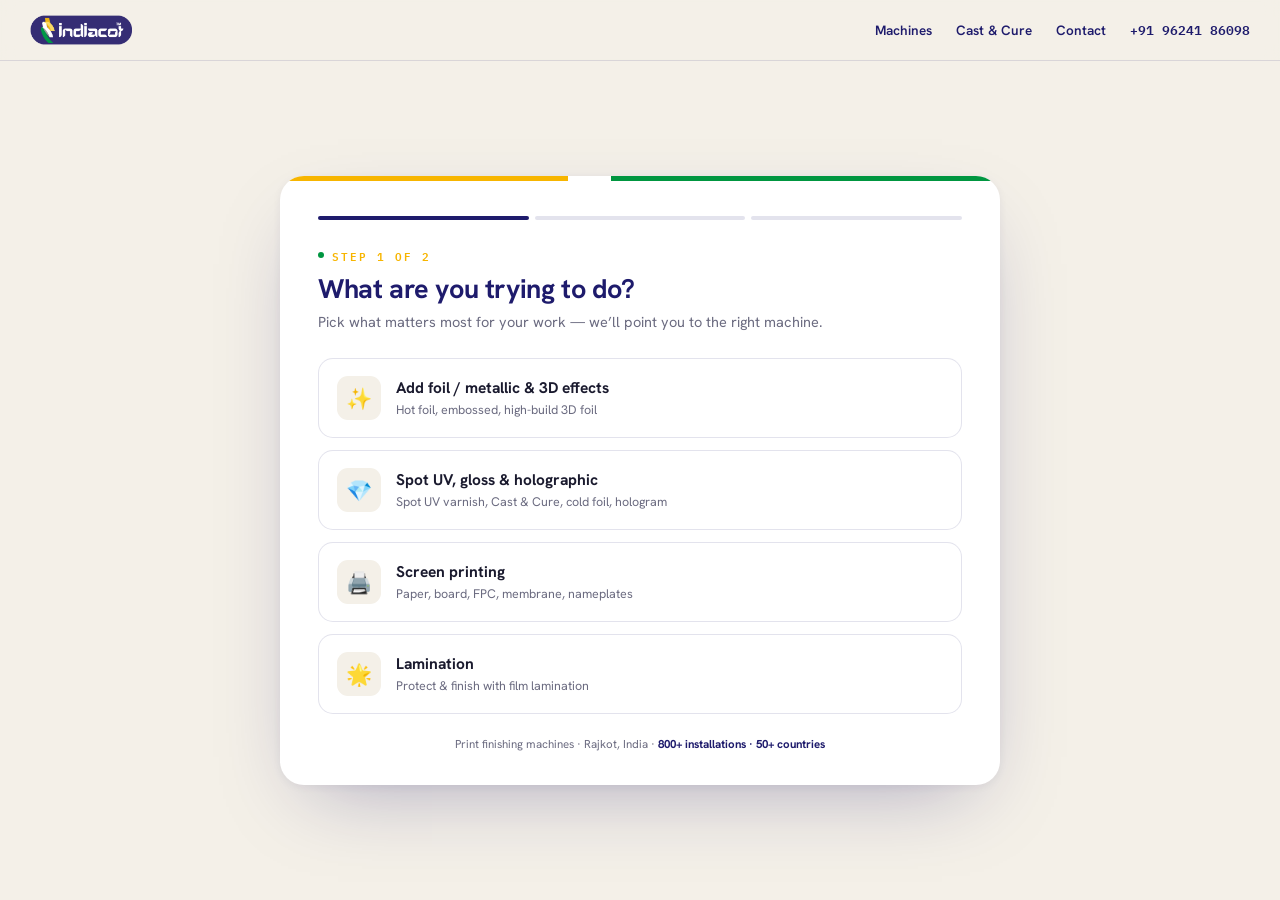
<file: find.html>
<!DOCTYPE html>
<html lang="en">
<head>
<meta charset="utf-8">
<meta name="viewport" content="width=device-width,initial-scale=1">
<title>Find Your Machine — Indiacot Print Finishing Machinery</title>
<meta name="description" content="Find the right Indiacot print-finishing machine in two quick questions — foiling, Spot UV, Cast & Cure, cold foil, screen printing or lamination. Built in Rajkot, exported to 50+ countries.">
<link rel="canonical" href="https://indiacot.com/find.html">
<link rel="icon" href="/assets/favicon.ico" sizes="any">
<link rel="icon" type="image/png" sizes="32x32" href="/assets/favicon-32x32.png">
<link rel="icon" type="image/png" sizes="16x16" href="/assets/favicon-16x16.png">
<link rel="apple-touch-icon" sizes="180x180" href="/assets/apple-touch-icon.png">
<meta name="robots" content="index, follow">
<meta property="og:title" content="Find Your Machine — Indiacot">
<meta property="og:description" content="Answer two quick questions and get the right Indiacot print-finishing machine for your work.">
<meta property="og:url" content="https://indiacot.com/find.html">
<meta property="og:image" content="https://indiacot.com/assets/prod-castcure.jpg">
<link rel="preconnect" href="https://fonts.googleapis.com">
<link rel="preconnect" href="https://fonts.gstatic.com" crossorigin>
<link href="https://fonts.googleapis.com/css2?family=Hanken+Grotesk:wght@400;500;600;700;800&family=IBM+Plex+Mono:wght@500;600&display=swap" rel="stylesheet">
<style>
  :root{
    --sans:"Hanken Grotesk",system-ui,-apple-system,sans-serif;
    --mono-f:"IBM Plex Mono",ui-monospace,monospace;
  }
  :root{
    --navy:#1E1B6C; --navy2:#2a2694; --cream:#f4f0e8; --ink:#1a1a2e;
    --gold:#F7B500; --green:#009640; --line:rgba(30,27,108,.12); --muted:#6b6b80;
  }
  *{box-sizing:border-box;margin:0;padding:0}
  body{
    font-family:var(--sans);
    background:var(--cream); color:var(--ink); min-height:100vh;
    display:flex; flex-direction:column;
    -webkit-font-smoothing:antialiased;
  }
  .topbar{display:flex;align-items:center;justify-content:space-between;
    padding:15px 30px;background:rgba(244,240,232,.92);backdrop-filter:blur(8px);
    border-bottom:1px solid var(--line);position:sticky;top:0;z-index:10}
  .topbar .lg img{height:30px;display:block}
  .topbar nav{display:flex;align-items:center;gap:24px}
  .topbar nav a{color:var(--navy);text-decoration:none;font-size:13.5px;font-weight:600}
  .topbar nav a:hover{color:var(--gold)}
  .topbar .ph{font-family:var(--mono-f);font-size:13px}
  .main{flex:1;display:flex;align-items:center;justify-content:center;padding:36px 24px}
  @media(max-width:620px){.topbar nav a:not(.ph){display:none}.topbar{padding:12px 18px}.main{padding:22px 16px}}
  .wrap{width:100%; max-width:720px}
  .card{
    background:#fff; border-radius:24px; padding:40px 38px 34px;
    box-shadow:0 30px 80px -30px rgba(30,27,108,.35), 0 2px 8px rgba(30,27,108,.06);
    position:relative; overflow:hidden;
  }
  .card::before{content:"";position:absolute;top:0;left:0;right:0;height:5px;
    background:linear-gradient(90deg,var(--gold) 0%,var(--gold) 40%,#fff 40%,#fff 46%,var(--green) 46%);}
  .brand{display:flex;align-items:center;gap:10px;margin-bottom:6px}
  .brand .mark{width:34px;height:34px;border-radius:9px;background:var(--navy);
    display:flex;align-items:center;justify-content:center;flex:0 0 auto}
  .brand .mark span{color:#fff;font-weight:800;font-size:18px;line-height:1;transform:translateY(-1px)}
  .brand b{color:var(--navy);font-size:15px;letter-spacing:.5px}
  .eyebrow{font-family:var(--mono-f);font-size:11px;font-weight:600;letter-spacing:2px;text-transform:uppercase;
    color:var(--gold);margin:22px 0 8px;display:flex;align-items:center;gap:8px}
  .eyebrow .dot{width:6px;height:6px;border-radius:50%;background:var(--green)}
  h1{font-size:27px;line-height:1.18;color:var(--navy);margin-bottom:6px;letter-spacing:-.4px}
  .sub{color:var(--muted);font-size:14.5px;margin-bottom:26px;line-height:1.5}
  .progress{display:flex;gap:6px;margin-bottom:26px}
  .progress i{height:4px;flex:1;border-radius:4px;background:var(--line);transition:.4s}
  .progress i.on{background:var(--navy)}
  .opts{display:grid;gap:12px}
  .opt{
    text-align:left;border:1.5px solid var(--line);background:#fff;border-radius:15px;
    padding:17px 18px;cursor:pointer;display:flex;align-items:center;gap:15px;
    transition:transform .15s,border-color .15s,box-shadow .15s;font:inherit;width:100%;
  }
  .opt:hover{border-color:var(--navy);transform:translateY(-2px);box-shadow:0 12px 28px -14px rgba(30,27,108,.4)}
  .opt .ic{width:44px;height:44px;border-radius:11px;background:var(--cream);flex:0 0 auto;
    display:flex;align-items:center;justify-content:center;font-size:21px}
  .opt .t{display:block;font-weight:700;font-size:15.5px;color:var(--ink);margin-bottom:3px}
  .opt .d{display:block;font-size:12.5px;color:var(--muted);line-height:1.45}
  .opt>span:nth-child(2){display:block;min-width:0}
  .opt .arw{margin-left:auto;color:var(--navy);opacity:0;transform:translateX(-6px);transition:.15s;font-size:18px;flex:0 0 auto}
  .opt:hover .arw{opacity:1;transform:translateX(0)}
  .back{background:none;border:none;color:var(--muted);font:inherit;font-size:13px;cursor:pointer;
    margin-top:20px;padding:6px 0;display:inline-flex;align-items:center;gap:6px}
  .back:hover{color:var(--navy)}
  /* result */
  .res{text-align:center;animation:pop .45s cubic-bezier(.2,.8,.2,1)}
  @keyframes pop{from{opacity:0;transform:scale(.96) translateY(10px)}to{opacity:1;transform:none}}
  .res .badge{display:inline-flex;align-items:center;gap:7px;background:rgba(0,150,64,.1);
    color:var(--green);font-weight:700;font-size:12px;padding:7px 14px;border-radius:30px;margin-bottom:16px;letter-spacing:.3px}
  .res h2{font-size:26px;color:var(--navy);line-height:1.2;margin-bottom:4px;letter-spacing:-.4px}
  .res .cat{font-family:var(--mono-f);font-size:12px;color:var(--gold);font-weight:600;text-transform:uppercase;letter-spacing:1.5px;margin-bottom:16px}
  .res .why{font-size:15px;color:#2a2a3a;line-height:1.6;max-width:480px;margin:0 auto 24px;
    background:var(--cream);padding:18px 20px;border-radius:14px;text-align:left}
  .res .why b{color:var(--navy)}
  .actions{display:flex;gap:11px;justify-content:center;flex-wrap:wrap}
  .btn{display:inline-flex;align-items:center;gap:8px;padding:13px 22px;border-radius:12px;
    font-weight:700;font-size:14px;text-decoration:none;border:none;cursor:pointer;transition:.15s;font-family:inherit}
  .btn-primary{background:var(--navy);color:#fff}
  .btn-primary:hover{background:var(--navy2);transform:translateY(-2px)}
  .btn-wa{background:var(--green);color:#fff}
  .btn-wa:hover{filter:brightness(1.07);transform:translateY(-2px)}
  .btn-ghost{background:#fff;color:var(--navy);border:1.5px solid var(--line)}
  .btn-ghost:hover{border-color:var(--navy)}
  .restart{margin-top:22px}
  .foot{text-align:center;color:var(--muted);font-size:11.5px;margin-top:22px}
  .foot b{color:var(--navy)}
  @media(max-width:560px){.card{padding:30px 22px 26px}h1{font-size:23px}.res h2{font-size:22px}}
</style>
</head>
<body>
<header class="topbar">
  <a class="lg" href="index.html"><img src="assets/indiacot-logo-trim.png" alt="Indiacot"></a>
  <nav>
    <a href="index.html#machines">Machines</a>
    <a href="index.html#castcure">Cast &amp; Cure</a>
    <a href="index.html#enquire">Contact</a>
    <a class="ph" href="tel:+919624186098">+91 96241 86098</a>
  </nav>
</header>
<div class="main">
<div class="wrap">
  <div class="card">
    <div id="stage"></div>
    <div class="foot">Print finishing machines · Rajkot, India · <b>800+ installations · 50+ countries</b></div>
  </div>
</div>
</div>

<script>
const WA='919624186098';
const BASE='https://indiacot.com/products/';

// machines
const M={
  ifoil_online:{name:'i-Foil Online',cat:'Inline Foiling · Spot UV · Cast & Cure',slug:'i-foil-online',
    why:'Attaches to your <b>automatic screen press</b> for inline foiling at production volume — flat, tactile and 3D foil plus Spot UV and Cast & Cure, with no dies and minimal foil waste.'},
  ifoil_semi:{name:'i-Foil Semi-Automatic',cat:'Screen + Foil · Semi-Automatic',slug:'i-foil-semi-automatic',
    why:'A <b>flatbed screen + foiling</b> setup — the practical entry into foil, Spot UV and Cast & Cure effects, single-operator with a servo take-off. Ideal when you want the effects without a full automatic line.'},
  foil_fusing:{name:'Foil Fusing Machine',cat:'Foil Fusing · Glazing',slug:'foil-fusing',
    why:'Built for printers <b>already running a screen-printing unit</b> who want to add hot, embossed and 3D high-build foil to their sheets.'},
  comp_fusing:{name:'Comp. Foil Fusing Machine',cat:'Foil Fusing · Compact',slug:'comp-foil-fusing',
    why:'The same foil-fusing power in a <b>compact footprint</b> — made for label shops, short runs and tighter floors.'},
  gst1060:{name:'Auto Screen with Industrial Foiler (GST1060)',cat:'Inline UV Spot · Cold Foil',slug:'gst1060-cold-foil',
    why:'A fully automatic stop-cylinder line combining <b>UV spot varnish and cold foil</b> in one inline pass — for paper packaging, labels and decals at speed.'},
  screen:{name:'Screen Printing Machine',cat:'Screen Printing · Semi / Full Auto',slug:'screen-printing',
    why:'An electric flat-bed screen printer for <b>paper, board, membrane switches, FPC and nameplates</b> — sharp, consistent prints in manual, semi or full-auto.'},
  lamination:{name:'Lamination Machine',cat:'Dual-Side Thermal',slug:'lamination',
    why:'Dual-side thermal lamination for <b>digital prints</b> — mirror-chromed rollers give a high-gloss, feather-touch finish on covers, brochures and cartons.'},
  film:{name:'Automatic Film Laminating Machine',cat:'High-Speed · Flying Knife',slug:'film-laminating',
    why:'High-speed <b>glue-base and thermal film lamination</b> up to 105 m/min with a servo flying knife — for covers, folding cartons, luxury packaging and premium labels.'},
};

// flow
const Q1={
  q:'What are you trying to do?',
  sub:'Pick what matters most for your work — we’ll point you to the right machine.',
  opts:[
    {ic:'✨',t:'Add foil / metallic & 3D effects',d:'Hot foil, embossed, high-build 3D foil',go:'foil'},
    {ic:'💎',t:'Spot UV, gloss & holographic',d:'Spot UV varnish, Cast & Cure, cold foil, hologram',go:'gloss'},
    {ic:'🖨️',t:'Screen printing',d:'Paper, board, FPC, membrane, nameplates',go:'screen'},
    {ic:'🌟',t:'Lamination',d:'Protect & finish with film lamination',go:'lam'},
  ]
};
const Q2={
  foil:{q:'How do you run your foil work?',sub:'This decides the right foil machine for your floor.',opts:[
    {ic:'⚡',t:'Inline on an automatic screen press',d:'High volume, continuous production',res:'ifoil_online'},
    {ic:'🧰',t:'Flatbed / semi-automatic setup',d:'Entry into foil, Spot UV & Cast & Cure',res:'ifoil_semi'},
    {ic:'🏭',t:'I already screen-print, want to add foil',d:'Add hot, embossed & 3D foil fusing',res:'foil_fusing'},
    {ic:'🏷️',t:'Label shop / short runs / tight space',d:'Compact foil fusing',res:'comp_fusing'},
  ]},
  gloss:{q:'What’s your main surface & setup?',sub:'',opts:[
    {ic:'📦',t:'Packaging, labels & decals — inline',d:'UV spot + cold foil in one pass',res:'gst1060'},
    {ic:'✨',t:'Spot UV & Cast & Cure via a foil system',d:'On an automatic screen press',res:'ifoil_online'},
  ]},
  lam:{q:'What are you laminating?',sub:'',opts:[
    {ic:'🖼️',t:'Digital prints — covers, brochures',d:'Dual-side thermal, high-gloss finish',res:'lamination'},
    {ic:'📘',t:'High-speed: book covers, cartons, packaging',d:'Fast film lamination with flying knife',res:'film'},
  ]},
  screen:null, // direct result
};

let step=0, path=[];
const stage=document.getElementById('stage');

function prog(n){let s='';for(let i=0;i<3;i++)s+=`<i class="${i<n?'on':''}"></i>`;return `<div class="progress">${s}</div>`;}

function renderQ(q,level,backable){
  let html=prog(level);
  html+=`<div class="eyebrow"><span class="dot"></span>Step ${level} of ${q===Q1?'2':'2'}</div>`;
  html+=`<h1>${q.q}</h1>`;
  if(q.sub)html+=`<p class="sub">${q.sub}</p>`;
  html+='<div class="opts">';
  q.opts.forEach((o,i)=>{
    html+=`<button class="opt" data-i="${i}"><span class="ic">${o.ic}</span>
      <span><span class="t">${o.t}</span><span class="d">${o.d}</span></span>
      <span class="arw">→</span></button>`;
  });
  html+='</div>';
  if(backable)html+=`<button class="back" id="back">← Back</button>`;
  stage.innerHTML=html;
  stage.querySelectorAll('.opt').forEach(b=>b.onclick=()=>pick(q,+b.dataset.i));
  const bk=document.getElementById('back'); if(bk)bk.onclick=goBack;
}

function pick(q,i){
  const o=q.opts[i];
  if(q===Q1){
    path=[i];
    if(o.go==='screen'){showResult('screen');return;}
    renderQ(Q2[o.go],2,true); step=2; current=o.go;
  }else{
    showResult(o.res);
  }
}
let current=null;

function goBack(){ step=0; current=null; renderQ(Q1,1,false); }

function showResult(key){
  const m=M[key];
  const url=BASE+m.slug+'.html';
  const wa=`https://wa.me/${WA}?text=`+encodeURIComponent(`Hello Indiacot, I'm interested in the ${m.name}. Please share details and pricing.`);
  stage.innerHTML=`
    <div class="res">
      <div class="progress"><i class="on"></i><i class="on"></i><i class="on"></i></div>
      <div class="badge">✓ Your recommended machine</div>
      <h2>${m.name}</h2>
      <div class="cat">${m.cat}</div>
      <p class="why">${m.why}</p>
      <div class="actions">
        <a class="btn btn-primary" href="${url}" target="_blank" rel="noopener">View machine →</a>
        <a class="btn btn-wa" href="${wa}" target="_blank" rel="noopener">Get a quote on WhatsApp</a>
      </div>
      <button class="back restart" id="restart">↻ Start over</button>
    </div>`;
  document.getElementById('restart').onclick=goBack;
}

renderQ(Q1,1,false);
</script>
</body>
</html>
</file>
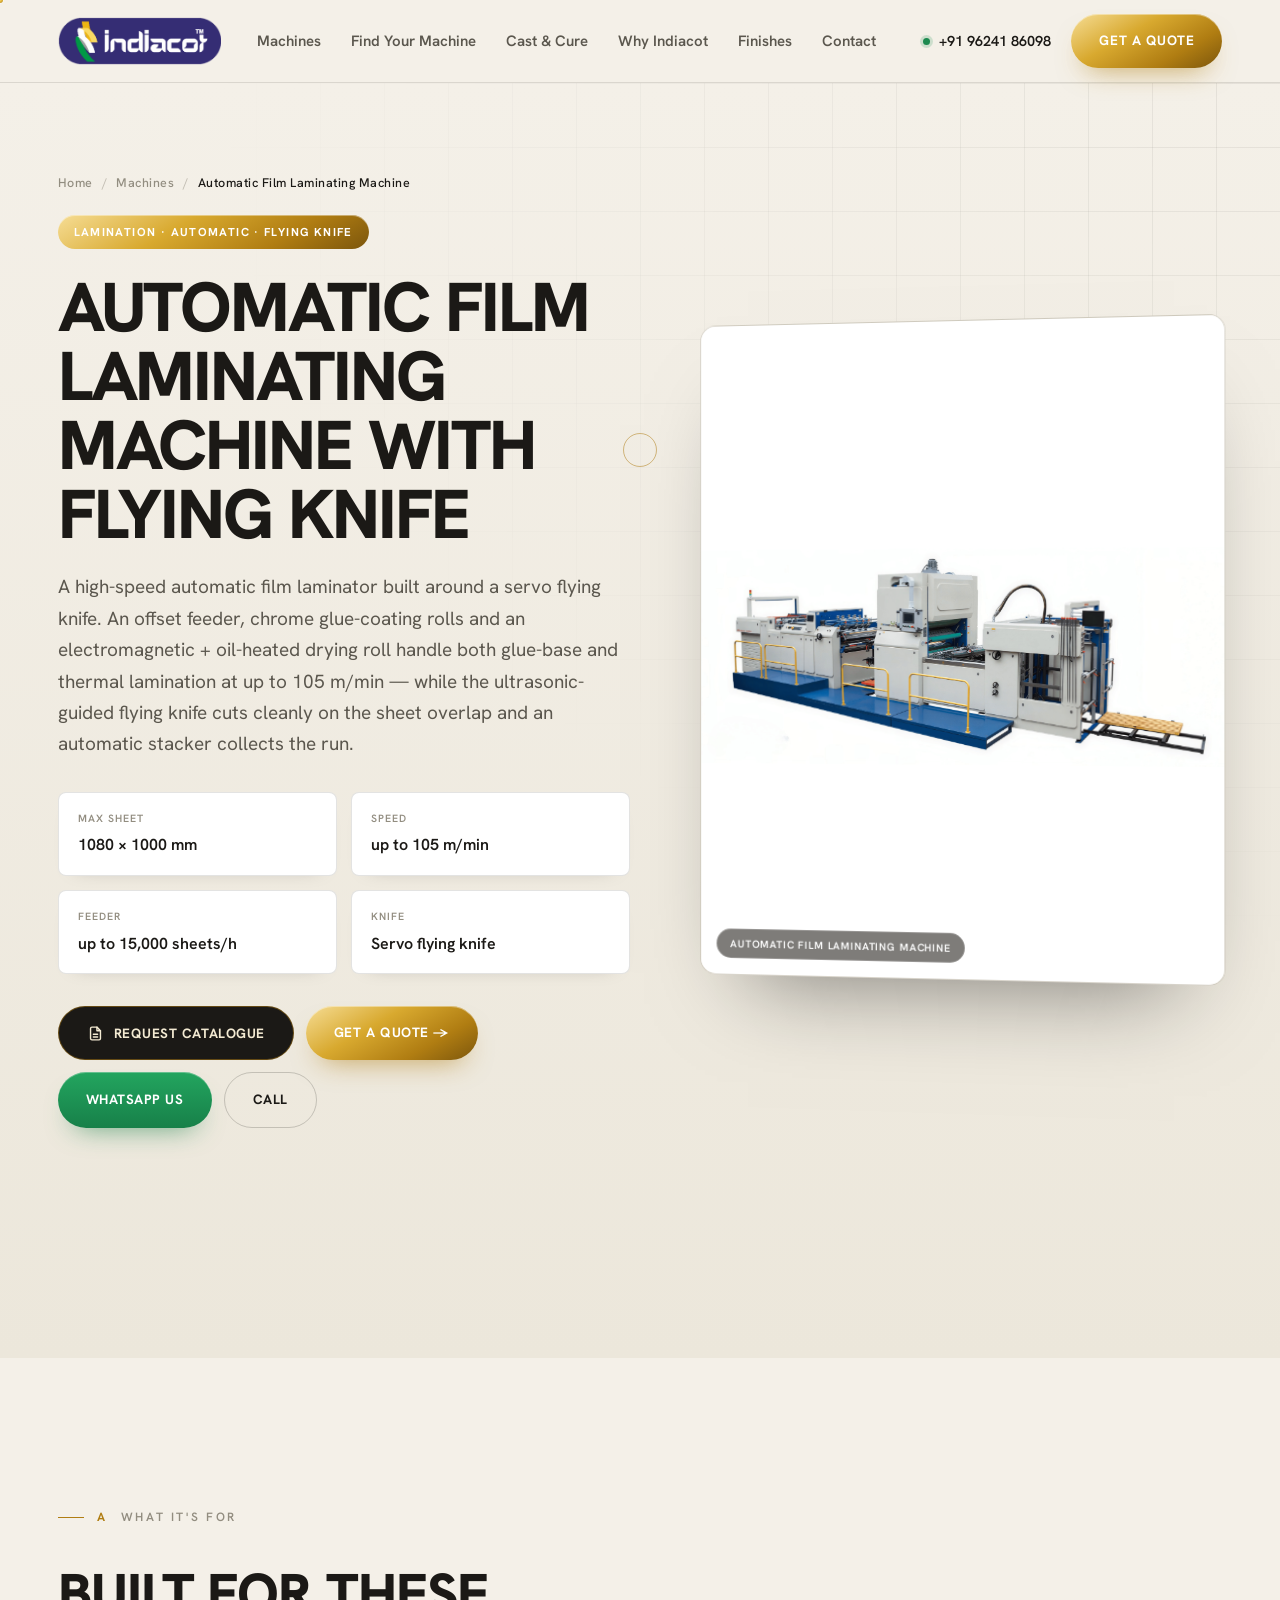
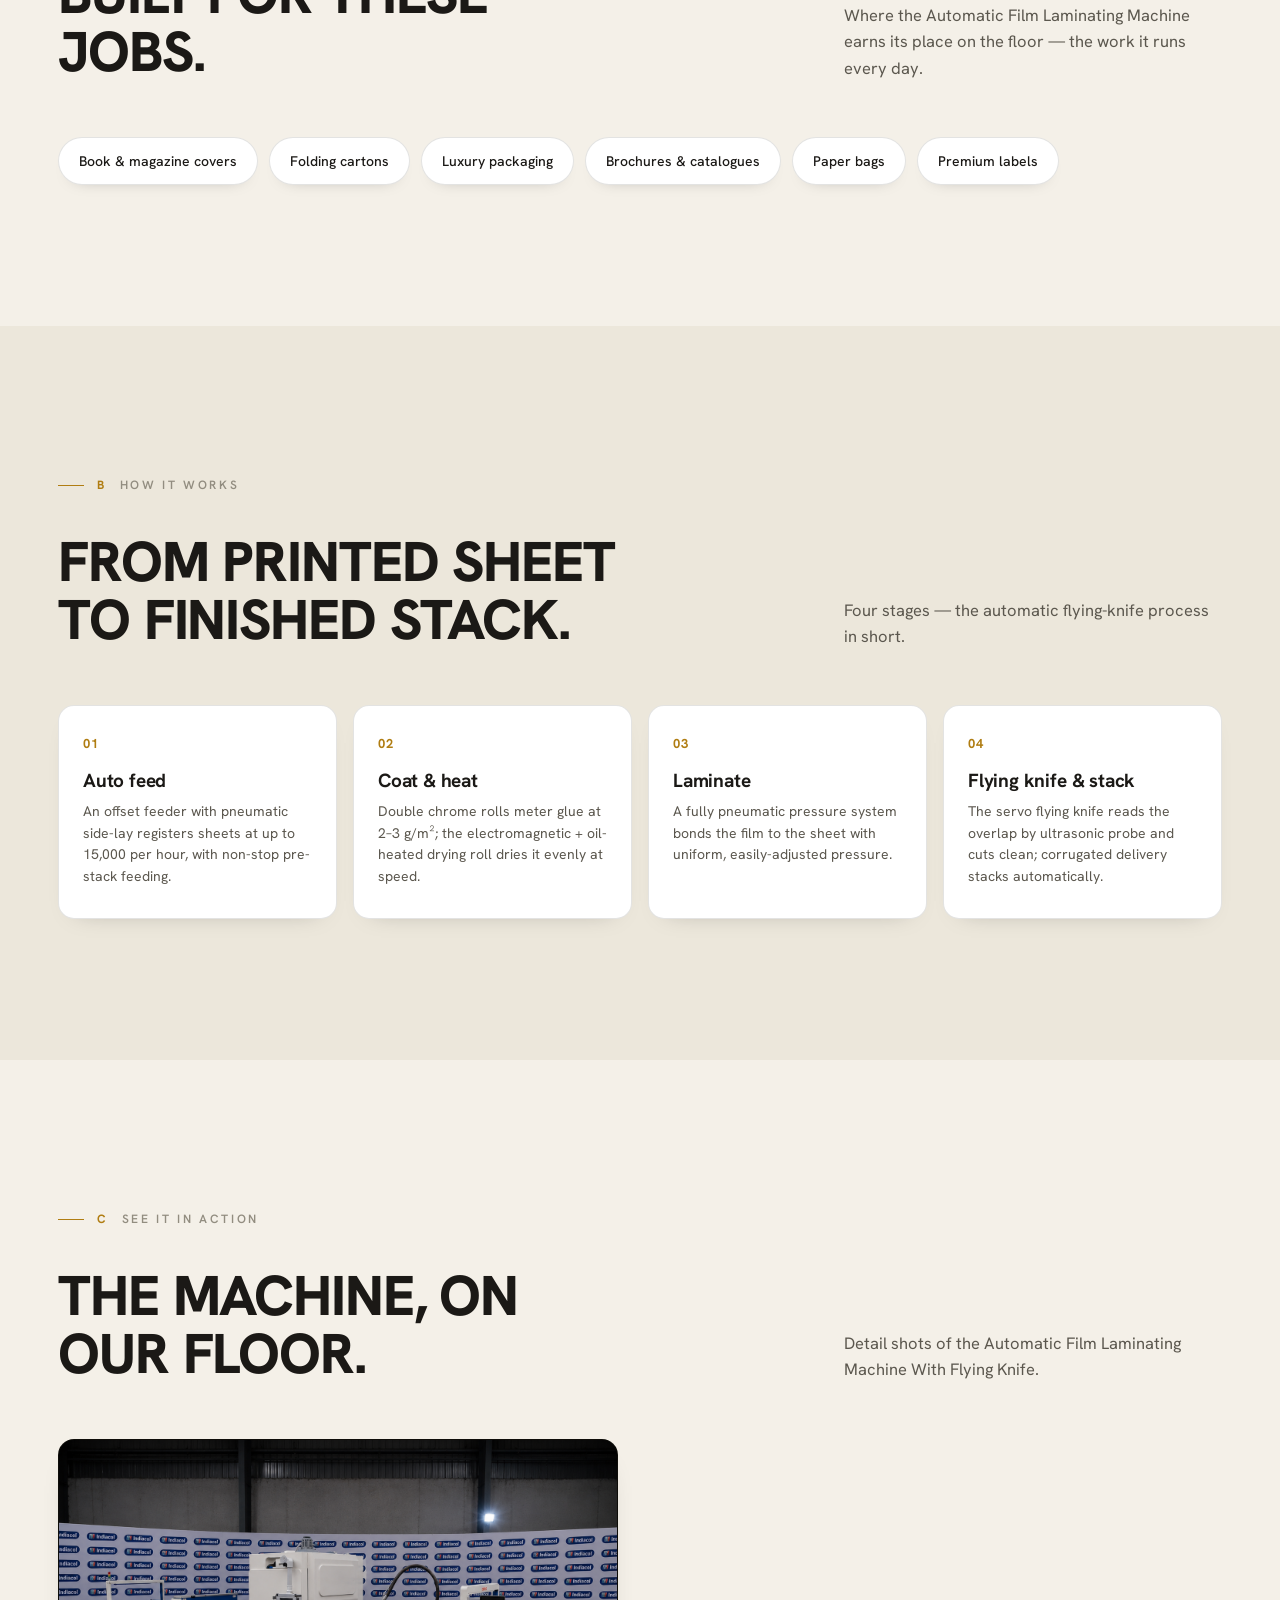
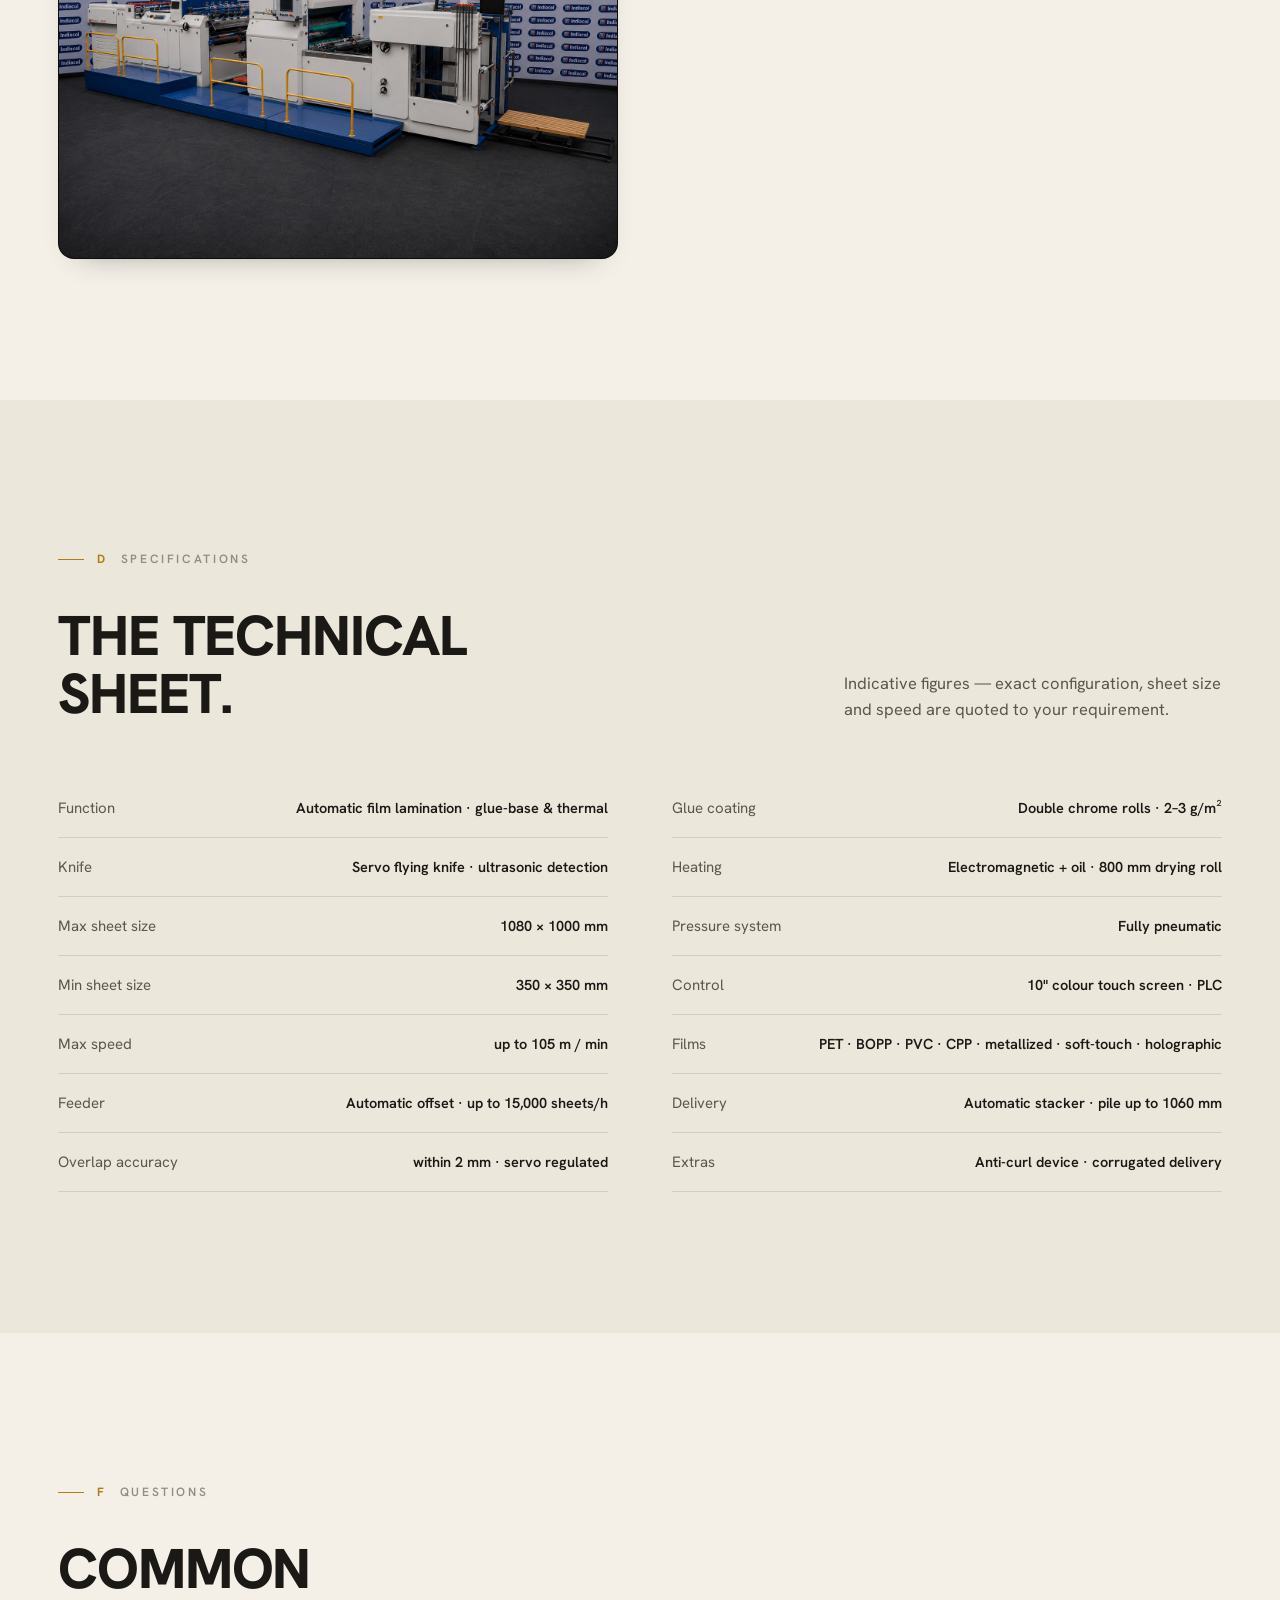
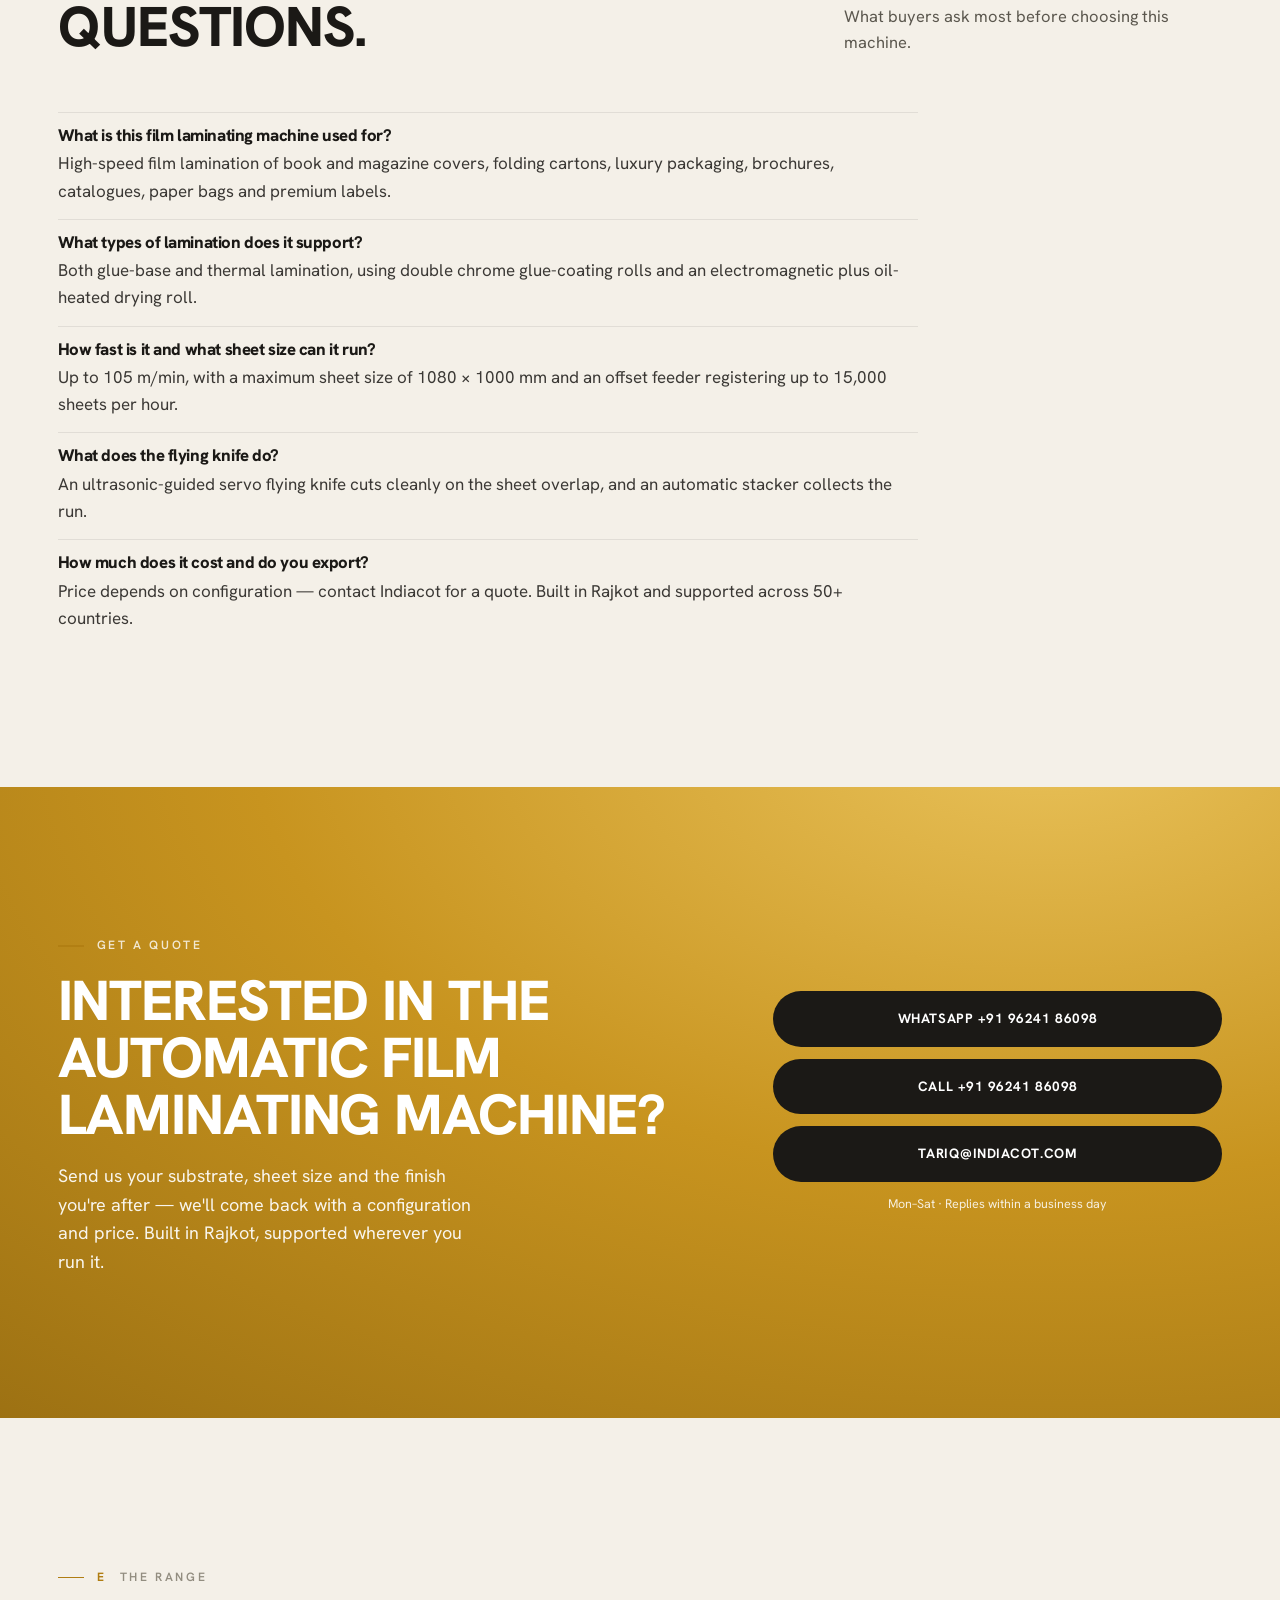
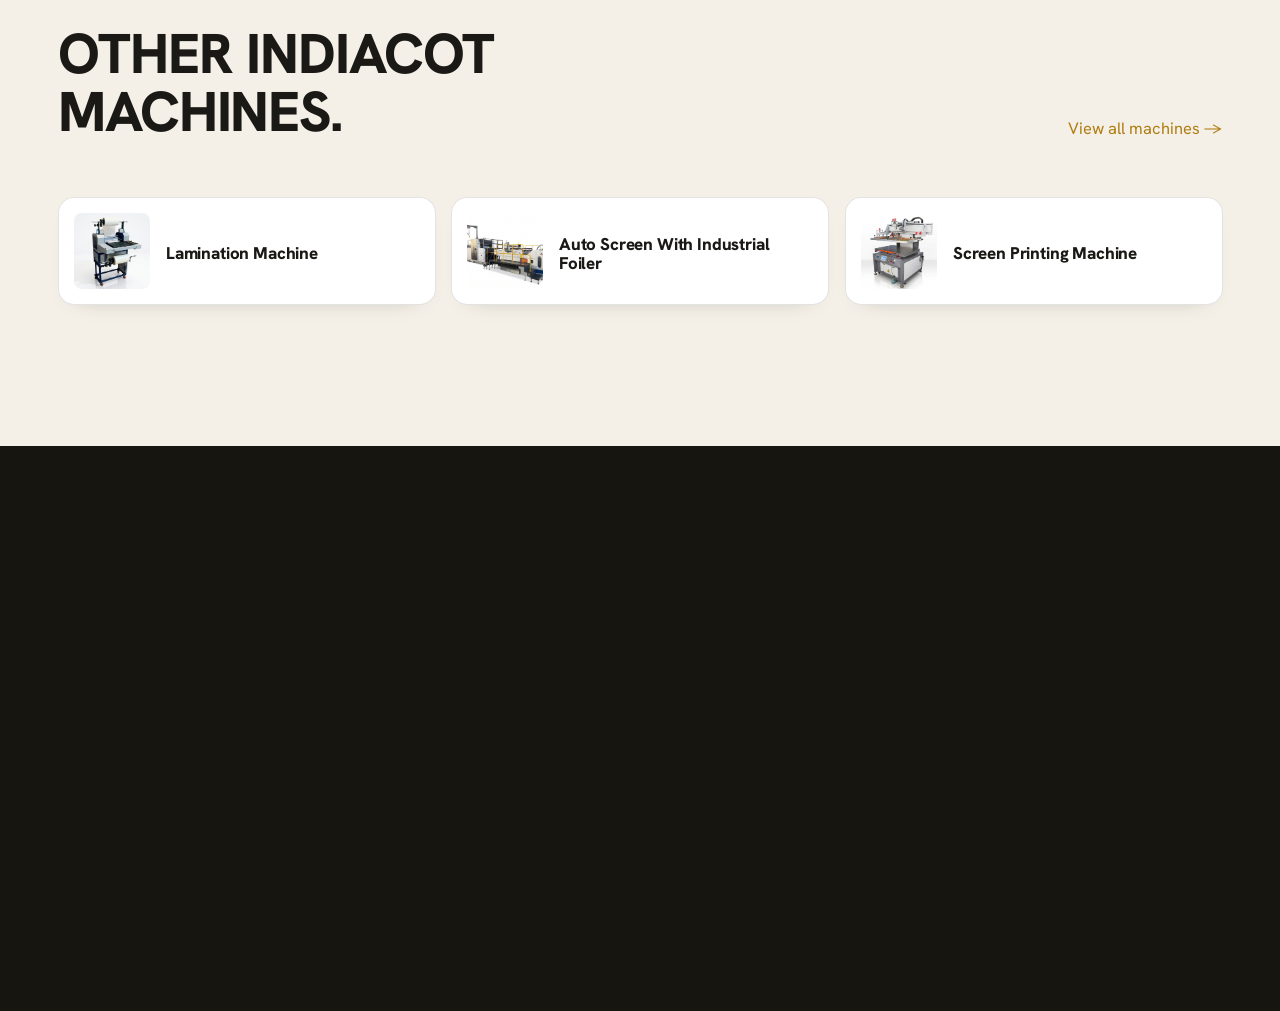
<file: products/film-laminating.html>
<!doctype html>
<html lang="en">
<head>
<meta charset="utf-8">
<meta name="viewport" content="width=device-width,initial-scale=1">
<title>Automatic Film Laminating Machine (Flying Knife) | Indiacot</title>
<link rel="icon" href="/assets/favicon.ico" sizes="any">
<link rel="icon" type="image/png" sizes="32x32" href="/assets/favicon-32x32.png">
<link rel="icon" type="image/png" sizes="16x16" href="/assets/favicon-16x16.png">
<link rel="apple-touch-icon" sizes="180x180" href="/assets/apple-touch-icon.png">
<meta name="description" content="Automatic film laminating machine with servo flying knife by Indiacot — glue-base & thermal lamination up to 105 m/min, max sheet 1080×1000 mm, 10-inch touch screen. Built in Rajkot.">
<link rel="canonical" href="https://indiacot.com/products/film-laminating.html">
<meta property="og:type" content="product">
<meta property="og:site_name" content="Indiacot">
<meta property="og:title" content="Automatic Film Laminating Machine (Flying Knife) | Indiacot">
<meta property="og:description" content="Automatic film laminating machine with servo flying knife by Indiacot — glue-base & thermal lamination up to 105 m/min, max sheet 1080×1000 mm, 10-inch touch screen. Built in Rajkot.">
<meta property="og:url" content="https://indiacot.com/products/film-laminating.html">
<meta property="og:image" content="https://indiacot.com/assets/film-laminating-studio.png">
<meta name="twitter:card" content="summary_large_image">
<meta name="twitter:title" content="Automatic Film Laminating Machine (Flying Knife) | Indiacot">
<meta name="twitter:description" content="Automatic film laminating machine with servo flying knife by Indiacot — glue-base & thermal lamination up to 105 m/min, max sheet 1080×1000 mm, 10-inch touch screen. Built in Rajkot.">
<meta name="twitter:image" content="https://indiacot.com/assets/film-laminating-studio.png">
<script type="application/ld+json">
{
  "@context": "https://schema.org",
  "@type": "Product",
  "name": "Automatic Film Laminating Machine With Flying Knife",
  "description": "Automatic Film Laminating Machine With Flying Knife by Indiacot — a high-speed automatic film laminator with a servo flying knife for glue-base and thermal lamination. Max sheet 1080 × 1000 mm, up to 105 m/min, 10-inch touch screen and fully pneumatic pressure.",
  "image": "https://indiacot.com/assets/film-laminating-studio.png",
  "brand": {
    "@type": "Brand",
    "name": "Indiacot"
  },
  "manufacturer": {
    "@type": "Organization",
    "name": "Indiacot",
    "url": "https://indiacot.com/"
  },
  "category": "Print Finishing Machinery",
  "url": "https://indiacot.com/products/film-laminating.html"
}
</script>
<link rel="preconnect" href="https://fonts.googleapis.com">
<link rel="preconnect" href="https://fonts.gstatic.com" crossorigin>
<link href="https://fonts.googleapis.com/css2?family=Hanken+Grotesk:ital,wght@0,400;0,500;0,600;0,700;0,800;1,500;1,600&family=IBM+Plex+Mono:wght@400;500;600&display=swap" rel="stylesheet">
<link rel="stylesheet" href="../styles.css">
<link rel="stylesheet" href="../cinematic.css">
</head>
<body>
<template id="__bundler_thumbnail"><svg viewBox="0 0 100 100" xmlns="http://www.w3.org/2000/svg"><rect width="100" height="100" rx="20" fill="#f4f0e8"/><rect x="28" y="44" width="44" height="12" rx="6" fill="#b07d12"/><circle cx="32" cy="34" r="5" fill="#b07d12"/></svg></template>

<header class="nav">
  <div class="wrap nav-inner">
    <a href="../index.html"><img class="logo" src="../assets/indiacot-logo-trim.png" alt="Indiacot"></a>
    <nav class="nav-links">
      <a href="../index.html#machines">Machines</a>
      <a href="../find.html">Find Your Machine</a>
      <a href="../index.html#castcure">Cast &amp; Cure</a>
      <a href="../index.html#why">Why Indiacot</a>
      <a href="../index.html#showcase">Finishes</a>
      <a href="../index.html#enquire">Contact</a>
    </nav>
    <div class="nav-right">
      <a class="nav-phone" href="tel:+919624186098"><span class="dot"></span>+91 96241 86098</a>
      <a class="btn btn-accent" href="../index.html#enquire">Get a Quote</a>
    </div>
  </div>
</header>

<section class="pp-hero pp">
  <div class="grid-ov"></div>
  <div class="wrap">
    <div class="pp-grid">
      <div class="pp-copy">
        <div class="crumb"><a href="../index.html">Home</a><span class="sep">/</span><a href="../index.html#machines">Machines</a><span class="sep">/</span><span style="color:var(--ink)">Automatic Film Laminating Machine</span></div>
        <span class="pp-cat">Lamination · Automatic · Flying Knife</span>
        <h1 class="pp-h1">Automatic Film Laminating Machine With Flying Knife</h1>

        <p class="pp-lead">A high-speed automatic film laminator built around a servo flying knife. An offset feeder, chrome glue-coating rolls and an electromagnetic + oil-heated drying roll handle both glue-base and thermal lamination at up to 105 m/min — while the ultrasonic-guided flying knife cuts cleanly on the sheet overlap and an automatic stacker collects the run.</p>
        <div class="pp-facts"><div class="f"><div class="k">Max sheet</div><div class="v">1080 × 1000 mm</div></div><div class="f"><div class="k">Speed</div><div class="v">up to 105 m/min</div></div><div class="f"><div class="k">Feeder</div><div class="v">up to 15,000 sheets/h</div></div><div class="f"><div class="k">Knife</div><div class="v">Servo flying knife</div></div></div>
        <div class="pp-cta">
          <button class="btn btn-cat" type="button" data-catalogue="../assets/catalogues/film-laminating.pdf" data-machine="Automatic Film Laminating Machine With Flying Knife"><svg class="ic" viewBox="0 0 24 24" fill="none" stroke="currentColor" stroke-width="2" stroke-linecap="round" stroke-linejoin="round"><path d="M14 3H7a2 2 0 0 0-2 2v14a2 2 0 0 0 2 2h10a2 2 0 0 0 2-2V8z"/><path d="M14 3v5h5"/><path d="M9 13h6"/><path d="M9 17h6"/></svg> Request Catalogue</button>
          <a class="btn btn-accent" href="#contact">Get a Quote →</a>
          <a class="btn btn-wa" href="https://wa.me/919624186098?text=Hello%20Indiacot%2C%20I%20am%20interested%20in%20your%20print%20finishing%20machines.%20I%20would%20like%20to%20get%20a%20quote.%20Please%20share%20details%20and%20pricing." target="_blank" rel="noopener">WhatsApp us</a>
          <a class="btn btn-ghost" href="tel:+919624186098">Call</a>
        </div>
      </div>
      <div class="pp-media" data-tilt data-tilt-max="5">
        <div class="pp-frame" data-tilt-inner><img src="../assets/film-laminating-studio.png" alt="Automatic Film Laminating Machine With Flying Knife"><span class="cap">Automatic Film Laminating Machine</span></div>
      </div>
    </div>
  </div>
</section>

<section id="uses">
  <div class="wrap">
    <div class="sec-head">
      <div><span class="tag eyrow"><span class="num">A</span> What it's for</span>
      <h2 style="margin-top:18px;">Built for these jobs.</h2></div>
      <p class="lead">Where the Automatic Film Laminating Machine earns its place on the floor — the work it runs every day.</p>
    </div>
    <div class="applic"><span class="a">Book &amp; magazine covers</span><span class="a">Folding cartons</span><span class="a">Luxury packaging</span><span class="a">Brochures &amp; catalogues</span><span class="a">Paper bags</span><span class="a">Premium labels</span></div>
  </div>
</section>

<section class="flagship" id="how">
  <div class="wrap">
    <div class="sec-head">
      <div><span class="tag eyrow"><span class="num">B</span> How it works</span>
      <h2 style="margin-top:18px;">From printed sheet to finished stack.</h2></div>
      <p class="lead">Four stages — the automatic flying-knife process in short.</p>
    </div>
    <div class="steps"><div class="st"><div class="n">01</div><h4>Auto feed</h4><p>An offset feeder with pneumatic side-lay registers sheets at up to 15,000 per hour, with non-stop pre-stack feeding.</p></div><div class="st"><div class="n">02</div><h4>Coat &amp; heat</h4><p>Double chrome rolls meter glue at 2–3 g/m²; the electromagnetic + oil-heated drying roll dries it evenly at speed.</p></div><div class="st"><div class="n">03</div><h4>Laminate</h4><p>A fully pneumatic pressure system bonds the film to the sheet with uniform, easily-adjusted pressure.</p></div><div class="st"><div class="n">04</div><h4>Flying knife &amp; stack</h4><p>The servo flying knife reads the overlap by ultrasonic probe and cuts clean; corrugated delivery stacks automatically.</p></div></div>
  </div>
</section>

<section id="inaction">
  <div class="wrap">
    <div class="sec-head">
      <div><span class="tag eyrow"><span class="num">C</span> See it in action</span>
      <h2 style="margin-top:18px;">The machine, on our floor.</h2></div>
      <p class="lead">Detail shots of the Automatic Film Laminating Machine With Flying Knife.</p>
    </div>
    <div class="media-pair" style="grid-template-columns:1fr;">
      <figure><img src="../assets/grid-film-laminating.png" alt="Automatic Film Laminating Machine — full line on our floor" loading="lazy"></figure>
    </div>
  </div>
</section>

<section class="spec-wrap" id="specs">
  <div class="wrap">
    <div class="sec-head">
      <div><span class="tag eyrow"><span class="num">D</span> Specifications</span>
      <h2 style="margin-top:18px;">The technical sheet.</h2></div>
      <p class="lead">Indicative figures — exact configuration, sheet size and speed are quoted to your requirement.</p>
    </div>
    <div class="spec-grid"><div><div class="row"><span class="k">Function</span><span class="v">Automatic film lamination · glue-base &amp; thermal</span></div><div class="row"><span class="k">Knife</span><span class="v">Servo flying knife · ultrasonic detection</span></div><div class="row"><span class="k">Max sheet size</span><span class="v">1080 × 1000 mm</span></div><div class="row"><span class="k">Min sheet size</span><span class="v">350 × 350 mm</span></div><div class="row"><span class="k">Max speed</span><span class="v">up to 105 m / min</span></div><div class="row"><span class="k">Feeder</span><span class="v">Automatic offset · up to 15,000 sheets/h</span></div><div class="row"><span class="k">Overlap accuracy</span><span class="v">within 2 mm · servo regulated</span></div></div><div><div class="row"><span class="k">Glue coating</span><span class="v">Double chrome rolls · 2–3 g/m²</span></div><div class="row"><span class="k">Heating</span><span class="v">Electromagnetic + oil · 800 mm drying roll</span></div><div class="row"><span class="k">Pressure system</span><span class="v">Fully pneumatic</span></div><div class="row"><span class="k">Control</span><span class="v">10" colour touch screen · PLC</span></div><div class="row"><span class="k">Films</span><span class="v">PET · BOPP · PVC · CPP · metallized · soft-touch · holographic</span></div><div class="row"><span class="k">Delivery</span><span class="v">Automatic stacker · pile up to 1060 mm</span></div><div class="row"><span class="k">Extras</span><span class="v">Anti-curl device · corrugated delivery</span></div></div></div>
  </div>
</section>


<section id="faq">
  <div class="wrap">
    <div class="sec-head">
      <div><span class="tag eyrow"><span class="num">F</span> Questions</span>
      <h2 style="margin-top:18px;">Common questions.</h2></div>
      <p class="lead">What buyers ask most before choosing this machine.</p>
    </div>
    <div class="faq-list" style="max-width:860px;"><div class="faq-item" style="padding:14px 0;border-top:1px solid rgba(0,0,0,.08);"><h3 style="margin:0 0 6px;font-size:1.05rem;">What is this film laminating machine used for?</h3><p style="margin:0;opacity:.85;">High-speed film lamination of book and magazine covers, folding cartons, luxury packaging, brochures, catalogues, paper bags and premium labels.</p></div><div class="faq-item" style="padding:14px 0;border-top:1px solid rgba(0,0,0,.08);"><h3 style="margin:0 0 6px;font-size:1.05rem;">What types of lamination does it support?</h3><p style="margin:0;opacity:.85;">Both glue-base and thermal lamination, using double chrome glue-coating rolls and an electromagnetic plus oil-heated drying roll.</p></div><div class="faq-item" style="padding:14px 0;border-top:1px solid rgba(0,0,0,.08);"><h3 style="margin:0 0 6px;font-size:1.05rem;">How fast is it and what sheet size can it run?</h3><p style="margin:0;opacity:.85;">Up to 105 m/min, with a maximum sheet size of 1080 × 1000 mm and an offset feeder registering up to 15,000 sheets per hour.</p></div><div class="faq-item" style="padding:14px 0;border-top:1px solid rgba(0,0,0,.08);"><h3 style="margin:0 0 6px;font-size:1.05rem;">What does the flying knife do?</h3><p style="margin:0;opacity:.85;">An ultrasonic-guided servo flying knife cuts cleanly on the sheet overlap, and an automatic stacker collects the run.</p></div><div class="faq-item" style="padding:14px 0;border-top:1px solid rgba(0,0,0,.08);"><h3 style="margin:0 0 6px;font-size:1.05rem;">How much does it cost and do you export?</h3><p style="margin:0;opacity:.85;">Price depends on configuration — contact Indiacot for a quote. Built in Rajkot and supported across 50+ countries.</p></div></div>
  </div>
</section>

<script type="application/ld+json">
{
  "@context": "https://schema.org",
  "@type": "FAQPage",
  "mainEntity": [
    {
      "@type": "Question",
      "name": "What is this film laminating machine used for?",
      "acceptedAnswer": {
        "@type": "Answer",
        "text": "High-speed film lamination of book and magazine covers, folding cartons, luxury packaging, brochures, catalogues, paper bags and premium labels."
      }
    },
    {
      "@type": "Question",
      "name": "What types of lamination does it support?",
      "acceptedAnswer": {
        "@type": "Answer",
        "text": "Both glue-base and thermal lamination, using double chrome glue-coating rolls and an electromagnetic plus oil-heated drying roll."
      }
    },
    {
      "@type": "Question",
      "name": "How fast is it and what sheet size can it run?",
      "acceptedAnswer": {
        "@type": "Answer",
        "text": "Up to 105 m/min, with a maximum sheet size of 1080 × 1000 mm and an offset feeder registering up to 15,000 sheets per hour."
      }
    },
    {
      "@type": "Question",
      "name": "What does the flying knife do?",
      "acceptedAnswer": {
        "@type": "Answer",
        "text": "An ultrasonic-guided servo flying knife cuts cleanly on the sheet overlap, and an automatic stacker collects the run."
      }
    },
    {
      "@type": "Question",
      "name": "How much does it cost and do you export?",
      "acceptedAnswer": {
        "@type": "Answer",
        "text": "Price depends on configuration — contact Indiacot for a quote. Built in Rajkot and supported across 50+ countries."
      }
    }
  ]
}
</script>

<section class="cta" id="contact">
  <div class="wrap cta-inner">
    <div>
      <span class="tag" style="color:inherit;opacity:.8;">Get a quote</span>
      <h2 style="margin-top:16px;">Interested in the Automatic Film Laminating Machine?</h2>
      <p class="sub">Send us your substrate, sheet size and the finish you're after — we'll come back with a configuration and price. Built in Rajkot, supported wherever you run it.</p>
    </div>
    <div class="cta-actions">
      <a class="btn btn-dark" href="https://wa.me/919624186098?text=Hello%20Indiacot%2C%20I%20am%20interested%20in%20your%20print%20finishing%20machines.%20I%20would%20like%20to%20get%20a%20quote.%20Please%20share%20details%20and%20pricing." target="_blank" rel="noopener">WhatsApp +91 96241 86098</a>
      <a class="btn btn-dark" href="tel:+919624186098">Call +91 96241 86098</a>
      <a class="btn btn-dark" href="mailto:tariq@indiacot.com">tariq@indiacot.com</a>
      <p class="line">Mon–Sat · Replies within a business day</p>
    </div>
  </div>
</section>

<section id="related">
  <div class="wrap">
    <div class="sec-head">
      <div><span class="tag eyrow"><span class="num">E</span> The range</span>
      <h2 style="margin-top:18px;">Other Indiacot machines.</h2></div>
      <p class="lead"><a href="../index.html#machines" style="color:var(--accent)">View all machines →</a></p>
    </div>
    <div class="related"><a class="rel" href="lamination.html"><img src="../assets/grid-lamination.jpg" alt="Lamination Machine"><div><h4>Lamination Machine</h4></div></a><a class="rel" href="gst1060-cold-foil.html"><img src="../assets/grid-gst1060.jpg" alt="Auto Screen With Industrial Foiler"><div><h4>Auto Screen With Industrial Foiler</h4></div></a><a class="rel" href="screen-printing.html"><img src="../assets/grid-screen-printing.jpg" alt="Screen Printing Machine"><div><h4>Screen Printing Machine</h4></div></a></div>
  </div>
</section>

<footer>
  <div class="wrap">
    <div class="foot-grid">
      <div>
        <img class="logo" src="../assets/indiacot-logo-trim.png" alt="Indiacot">
        <p class="blurb">Indiacot™ builds the i-Foil, screen printing, foil fusing and lamination machines behind the world's most eye-catching print finishes — engineered in Rajkot, running in 550+ plants across 30+ countries.</p>
      </div>
      <div class="foot-col">
        <h5>Machines</h5>
        <a href="i-foil-online.html">i-Foil Online</a>
        <a href="i-foil-semi-automatic.html">i-Foil Semi-Automatic</a>
        <a href="foil-fusing.html">Foil Fusing Machine</a>
        <a href="comp-foil-fusing.html">Comp. Foil Fusing Machine</a>
        <a href="screen-printing.html">Screen Printing Machine</a>
        <a href="lamination.html">Lamination Machine</a>
        <a href="film-laminating.html">Automatic Film Laminating Machine</a>
        <a href="gst1060-cold-foil.html">Auto Screen With Industrial Foiler</a>
      </div>
      <div class="foot-col">
        <h5>Contact</h5>
        <a href="tel:+919624186098">+91 96241 86098</a>
        <a href="tel:+918200479696">+91 82004 79696</a>
        <a href="tel:+919428631140">+91 94286 31140</a>
        <a href="https://wa.me/919624186098?text=Hello%20Indiacot%2C%20I%20am%20interested%20in%20your%20print%20finishing%20machines.%20I%20would%20like%20to%20get%20a%20quote.%20Please%20share%20details%20and%20pricing." target="_blank" rel="noopener">WhatsApp</a>
        <a href="mailto:tariq@indiacot.com">tariq@indiacot.com</a>
      </div>
      <div class="foot-col">
        <h5>Visit</h5>
        <p class="foot-addr"><b>FACTORY · RAJKOT</b>Survey no. 49/2, Opp. Toyota Showroom, B/h Shyam Sales Corporation, NH-8B, Gondal Road, Rajkot, Gujarat, India</p>
        <p class="foot-addr" style="margin-top:14px;"><b>UAE BRANCH · AJMAN</b>Jurf Industrial, Shop No. 38, Zone 1, Ajman, United Arab Emirates</p>
      </div>
    </div>
    <div class="foot-bottom">
      <p>© <span id="yr"></span> Indiacot™ · All rights reserved.</p>
      <p>Proprietor: Tariq Shaikh</p>
    </div>
  </div>
</footer>
<button class="qfab" id="qfab" type="button"><span class="qd"></span>Get a Quote</button>
<div class="cur" id="cur"><div class="cur-plate" id="curPlate"></div></div>
<div class="cur-core" id="curCore"></div>
<script src="../cinematic.js"></script>
<script src="product.js"></script>
<script src="catalogue.js"></script>

<script>
/* Universal WhatsApp + tel opener — works on phone, tablet, laptop, desktop */
(function(){
  document.addEventListener('click',function(e){
    var a=e.target.closest&&e.target.closest('a[href^="https://wa.me/"]');
    if(!a)return;
    e.preventDefault();
    var url=a.getAttribute('href');
    try{
      var w=window.open(url,'_blank','noopener');
      if(!w||w.closed||typeof w.closed=='undefined'){ window.top.location.href=url; }
    }catch(err){ window.location.href=url; }
  },true);
})();
</script>
</body>
</html>
</file>
<file: styles.css>
/* ============================================================
   INDIACOT — Premium LIGHT system
   Warm bone canvas · ink text · refined brass-gold · Hanken Grotesk
   ============================================================ */

:root{
  --bg:#f4f0e8;          /* warm bone canvas */
  --bg-2:#ece7db;        /* deeper warm band */
  --surface:#ffffff;     /* cards */
  --surface-2:#faf8f2;
  --surface-3:#f1ede4;
  --ink:#1b1916;         /* warm near-black text */
  --line:rgba(27,25,22,.12);
  --line-2:rgba(27,25,22,.2);
  --text:#1b1916;
  --text-dim:#5b574e;    /* warm grey body */
  --text-mute:#928d80;   /* labels */

  --gold:#b07d12;        /* readable brass on light */
  --gold-2:#caa53f;
  --gold-deep:#7c560c;
  --gold-ink:#241a06;
  --green:#1c8a4f;

  --metal-gold:linear-gradient(150deg,#f6dd95 0%,#d8a92f 38%,#b07d12 72%,#7c560c 100%);
  --metal-gold-deep:linear-gradient(150deg,#caa53f,#b07d12 55%,#7c560c);

  /* dark anchor (footer / qbar) */
  --dark:#16150f;
  --dark-2:#201e16;
  --dark-line:rgba(255,255,255,.1);
  --dark-text:#efe9da;
  --dark-dim:#b3ad9d;

  /* tweakable */
  --accent:var(--gold);
  --accent-2:var(--gold-2);
  --accent-ink:var(--gold-ink);

  --maxw:1280px;
  --gut:clamp(22px,4.5vw,72px);
  --sec:clamp(88px,11vw,168px);
  --r:8px;
  --r-lg:16px;
  --font:"Hanken Grotesk",system-ui,-apple-system,sans-serif;
  --label:"Hanken Grotesk",system-ui,sans-serif;
  --mono:"IBM Plex Mono",ui-monospace,monospace;
  --ease:cubic-bezier(.2,.8,.2,1);
}
[data-accent="green"]{--accent:#1c8a4f;--accent-2:#37a869;--accent-ink:#04130a;--metal-gold:linear-gradient(150deg,#5fd394,#1c8a4f 60%,#125e38);}
[data-accent="ink"]{--accent:#2b2a26;--accent-2:#565347;--accent-ink:#fff;--metal-gold:linear-gradient(150deg,#55524a,#2b2a26 60%,#1a1916);}

*{box-sizing:border-box;}
html{scroll-behavior:smooth;scroll-padding-top:96px;-webkit-text-size-adjust:100%;}
a,button,.btn,.mcard,.tile,.rel,.proof-cell,.why-cell{transition:color .3s ease,background-color .3s ease,border-color .3s ease,box-shadow .4s ease,transform .4s cubic-bezier(.22,1,.36,1),opacity .3s ease;}
body{
  margin:0;background:var(--bg);color:var(--ink);
  font-family:var(--font);font-size:17px;line-height:1.6;font-weight:400;
  -webkit-font-smoothing:antialiased;text-rendering:optimizeLegibility;overflow-x:hidden;
}
[data-density="compact"]{--sec:clamp(64px,8vw,120px);}
img,video{display:block;max-width:100%;}
a{color:inherit;text-decoration:none;}
h1,h2,h3,h4{margin:0;font-weight:800;line-height:1.04;letter-spacing:-.025em;}
p{margin:0;}
::selection{background:var(--gold);color:#fff;}

.wrap{max-width:var(--maxw);margin:0 auto;padding-inline:var(--gut);}
.mono{font-family:var(--mono);}
.gold{color:var(--accent);}
.dim{color:var(--text-mute);}

/* eyebrow — clean letter-spaced sans, no typewriter */
.tag{font-family:var(--label);font-size:12px;font-weight:600;letter-spacing:.22em;text-transform:uppercase;
  color:var(--text-mute);display:inline-flex;align-items:center;gap:13px;}
.tag::before{content:"";width:26px;height:1.5px;background:var(--accent);}
.tag .num{color:var(--accent);font-weight:700;}
.tag.on-dark{color:rgba(255,255,255,.66);}

/* ---------- BUTTONS ---------- */
.btn{display:inline-flex;align-items:center;justify-content:center;gap:10px;cursor:pointer;border:0;
  font-family:var(--label);font-weight:700;font-size:13.5px;letter-spacing:.04em;text-transform:uppercase;
  padding:16px 28px;border-radius:100px;transition:transform .2s var(--ease),background .2s,color .2s,box-shadow .2s,border-color .2s;white-space:nowrap;}
.btn:active{transform:translateY(1px);}
.btn-accent{background:var(--metal-gold);color:#fff;
  box-shadow:inset 0 1px 0 rgba(255,255,255,.4),0 14px 28px -14px rgba(176,125,18,.7);}
.btn-accent:hover{transform:translateY(-2px);filter:brightness(1.05);}
.btn-dark{background:var(--ink);color:#fff;}
.btn-dark:hover{background:#000;transform:translateY(-2px);}
.btn-ghost{background:transparent;color:var(--ink);border:1.5px solid var(--line-2);}
.btn-ghost.on-dark{color:#fff;border-color:rgba(255,255,255,.4);}
.btn-ghost:hover{background:rgba(27,25,22,.05);border-color:var(--ink);}
.btn-ghost.on-dark:hover{background:rgba(255,255,255,.12);}
.btn-wa{background:linear-gradient(180deg,#23a55f,#178049);color:#fff;
  box-shadow:inset 0 1px 0 rgba(255,255,255,.3),0 14px 28px -16px rgba(23,128,73,.75);}
.btn-wa:hover{transform:translateY(-2px);filter:brightness(1.05);}

/* ---------- NAV ---------- */
header.nav{position:sticky;top:0;z-index:60;background:rgba(244,240,232,.86);
  backdrop-filter:blur(10px);border-bottom:1px solid var(--line);}
.nav-inner{display:flex;align-items:center;gap:30px;height:82px;}
.nav .logo{height:48px;width:auto;display:block;}
.nav-links{display:flex;gap:30px;margin-left:6px;}
.nav-links a{color:var(--text-dim);font-size:15px;font-weight:600;padding:6px 0;position:relative;white-space:nowrap;}
.nav-links a:hover{color:var(--ink);}
.nav-links a::after{content:"";position:absolute;left:0;bottom:-1px;height:2px;width:0;background:var(--accent);transition:width .25s var(--ease);}
.nav-links a:hover::after{width:100%;}
.nav-right{margin-left:auto;display:flex;align-items:center;gap:20px;}
.nav-phone{color:var(--ink);font-weight:600;font-size:14.5px;display:flex;align-items:center;gap:9px;}
.nav-phone .dot{width:7px;height:7px;border-radius:50%;background:var(--green);box-shadow:0 0 0 3px rgba(28,138,79,.18);}

/* hamburger toggle — hidden on desktop, shown on mobile */
.nav-toggle{display:none;flex-direction:column;justify-content:center;gap:5px;width:44px;height:44px;
  padding:0;border:0;background:none;cursor:pointer;-webkit-tap-highlight-color:transparent;}
.nav-toggle span{display:block;width:24px;height:2px;border-radius:2px;background:var(--ink);
  margin:0 auto;transition:transform .3s var(--ease),opacity .2s var(--ease);}
.nav-toggle[aria-expanded="true"] span:nth-child(1){transform:translateY(7px) rotate(45deg);}
.nav-toggle[aria-expanded="true"] span:nth-child(2){opacity:0;}
.nav-toggle[aria-expanded="true"] span:nth-child(3){transform:translateY(-7px) rotate(-45deg);}
.nav-menu-phone{display:none;}

/* ---------- HERO ---------- */
.hero{position:relative;min-height:100svh;display:flex;flex-direction:column;justify-content:flex-end;
  background:var(--dark);color:#fff;overflow:hidden;}

/* light static hero — full-bleed ambient video, single column */
.hero-light{min-height:clamp(600px,88vh,900px);background:var(--bg);color:var(--ink);
  justify-content:center;position:relative;overflow:hidden;display:flex;flex-direction:column;}
/* looping ambient background video + professional cream veil */
.hero-video{position:absolute;inset:0;width:100%;height:100%;object-fit:cover;z-index:0;
  opacity:.6;transform:scale(1.05);pointer-events:none;}
.hero-veil{position:absolute;inset:0;z-index:1;pointer-events:none;
  background:
    linear-gradient(90deg, #f4f0e8 0%, rgba(244,240,232,.97) 30%, rgba(244,240,232,.82) 52%, rgba(244,240,232,.56) 76%, rgba(244,240,232,.44) 100%),
    linear-gradient(180deg, #f4f0e8 0%, rgba(244,240,232,.18) 20%, rgba(244,240,232,.22) 58%, #f4f0e8 100%);}
.hero-light .hero-inner{position:relative;z-index:2;display:grid;grid-template-columns:1.25fr .75fr;gap:clamp(32px,5vw,72px);align-items:center;
  padding-top:clamp(40px,8vh,104px);padding-bottom:clamp(34px,5vh,60px);}
.hero-light .hero-main{max-width:680px;min-width:0;}
.hero-stats-side{position:relative;z-index:2;justify-self:end;width:100%;max-width:300px;display:flex;flex-direction:column;}
.hero-stats-side .hs{display:flex;align-items:baseline;justify-content:space-between;gap:18px;padding:16px 0;border-top:1px solid var(--line);}
.hero-stats-side .hs:last-child{border-bottom:1px solid var(--line);}
.hero-stats-side .hs .n b{font-size:clamp(30px,3vw,42px);font-weight:800;letter-spacing:-.03em;line-height:1;color:var(--accent);}
.hero-stats-side .hs .l{font-family:var(--label);font-size:11px;font-weight:600;letter-spacing:.11em;text-transform:uppercase;color:var(--text-mute);text-align:right;max-width:140px;}
.hero-light .hero-main{min-width:0;}
.hero-light .ey{margin-bottom:26px;}
.hero-light .ey .num{color:var(--accent);font-weight:700;}
.hero-light h1{font-size:clamp(40px,5.6vw,86px);line-height:1.0;letter-spacing:-.025em;max-width:15ch;font-weight:800;text-transform:uppercase;color:var(--ink);}
.hero-light h1 .hl{color:var(--accent);}
.hero-light .sub{margin-top:26px;max-width:50ch;font-size:clamp(16.5px,1.4vw,20px);color:var(--text-dim);line-height:1.55;}
.hero-light .hero-cta{margin-top:34px;display:flex;gap:13px;flex-wrap:wrap;align-items:center;}
.hero-figure{position:relative;}
.hero-frame{position:relative;border-radius:var(--r-lg);overflow:hidden;border:1px solid var(--line);aspect-ratio:5/6;
  box-shadow:0 50px 90px -50px rgba(0,0,0,.5),inset 0 1px 0 rgba(255,255,255,.4);
  transform:perspective(1500px) rotateY(-6deg);transition:transform .6s var(--ease);}
.hero-figure:hover .hero-frame{transform:perspective(1500px) rotateY(0deg);}
.hero-frame img{width:100%;height:100%;object-fit:cover;}
.hero-frame::after{content:"";position:absolute;inset:0;background:linear-gradient(120deg,transparent 42%,rgba(255,255,255,.14) 50%,transparent 58%);}
.hero-cap{position:absolute;left:16px;bottom:16px;font-family:var(--label);font-size:11px;font-weight:600;letter-spacing:.1em;
  text-transform:uppercase;color:#fff;background:rgba(20,18,12,.55);border:1px solid rgba(255,255,255,.2);padding:6px 13px;border-radius:100px;}
.hero-stats-row{display:flex;gap:clamp(24px,5vw,72px);flex-wrap:wrap;padding-block:clamp(28px,4vh,44px);border-top:1px solid var(--line);}
.hero-stats-row .hs .n{font-size:clamp(30px,3.2vw,46px);font-weight:800;letter-spacing:-.03em;line-height:1;color:var(--ink);}
.hero-stats-row .hs .n b{color:var(--accent);font-weight:800;}
.hero-stats-row .hs .l{font-family:var(--label);font-size:11.5px;font-weight:600;letter-spacing:.13em;text-transform:uppercase;color:var(--text-mute);margin-top:9px;}
.hero video,.hero .hero-fallback{position:absolute;inset:0;width:100%;height:100%;object-fit:cover;z-index:0;}
.hero .scrim{position:absolute;inset:0;z-index:1;opacity:var(--scrim-op,1);
  background:linear-gradient(180deg,rgba(16,14,10,.6) 0%,rgba(16,14,10,.2) 26%,rgba(16,14,10,.4) 60%,rgba(20,18,12,.92) 100%);}
.hero-inner{position:relative;z-index:2;padding-bottom:clamp(64px,9vh,120px);padding-top:120px;display:flex;align-items:flex-end;justify-content:space-between;gap:clamp(36px,5vw,72px);flex-wrap:wrap;}
.hero-main{flex:1 1 540px;min-width:min(100%,520px);}
.hero .ey{margin-bottom:26px;}
.hero h1{font-size:clamp(40px,6.6vw,104px);line-height:.98;letter-spacing:-.02em;max-width:14ch;font-weight:800;text-transform:uppercase;}
.hero h1 .hl{color:var(--gold-2);}
.hero .sub{margin-top:28px;max-width:50ch;font-size:clamp(17px,1.5vw,21px);color:rgba(255,255,255,.82);line-height:1.55;}
.hero-cta{margin-top:38px;display:flex;gap:14px;flex-wrap:wrap;align-items:center;}
.hero-stats{flex:0 0 auto;display:flex;flex-direction:column;gap:26px;border-left:1px solid rgba(255,255,255,.18);padding:8px 0 10px 30px;}
.hero-stats .hs .n{font-size:clamp(30px,3vw,42px);font-weight:800;letter-spacing:-.03em;line-height:1;color:#fff;}
.hero-stats .hs .n b{color:var(--gold-2);font-weight:800;}
.hero-stats .hs .l{font-family:var(--label);font-size:11.5px;font-weight:600;letter-spacing:.14em;text-transform:uppercase;color:rgba(255,255,255,.62);margin-top:9px;}

/* ---------- SECTION SHELL ---------- */
section{padding-block:var(--sec);}
.sec-head{display:flex;justify-content:space-between;align-items:flex-end;gap:40px;flex-wrap:wrap;margin-bottom:56px;}
.sec-head h2{font-size:clamp(30px,4.4vw,56px);max-width:18ch;line-height:1.04;letter-spacing:-.02em;text-transform:uppercase;}
.sec-head .lead{max-width:42ch;color:var(--text-dim);font-size:16.5px;line-height:1.6;}
.eyrow{margin-bottom:20px;}

/* ---------- OUTCOME SHOWCASE (finishes wall) ---------- */
.showcase{background:var(--bg);}
.show-grid{display:grid;grid-template-columns:repeat(4,1fr);gap:14px;}
.tile{position:relative;border-radius:var(--r-lg);overflow:hidden;border:1px solid var(--line);aspect-ratio:4/5;
  background:var(--surface);transition:border-color .3s,box-shadow .3s,transform .3s var(--ease);box-shadow:0 8px 22px -16px rgba(0,0,0,.4);}
.tile:hover{border-color:rgba(176,125,18,.45);box-shadow:0 24px 44px -24px rgba(0,0,0,.45);transform:translateY(-4px);}
.tile img{width:100%;height:100%;object-fit:cover;transition:transform .8s var(--ease);}
.tile:hover img{transform:scale(1.07);}
.tile .glow{position:absolute;inset:0;opacity:0;transition:opacity .3s;pointer-events:none;
  background:radial-gradient(340px circle at var(--mx,50%) var(--my,50%),rgba(255,255,255,.22),transparent 60%);}
.tile:hover .glow{opacity:1;}
.tile .lbl{position:absolute;left:15px;right:15px;bottom:14px;z-index:2;}
.tile .lbl .k{font-family:var(--label);font-size:10px;font-weight:600;letter-spacing:.14em;text-transform:uppercase;color:var(--gold-2);display:block;}
.tile .lbl .t{font-size:16px;font-weight:700;margin-top:4px;color:#fff;letter-spacing:-.01em;line-height:1.15;display:block;}
.tile::after{content:"";position:absolute;inset:0;background:linear-gradient(0deg,rgba(10,9,6,.86),transparent 52%);pointer-events:none;}

/* ---------- MACHINE GRID ---------- */
.machine-grid{display:grid;grid-template-columns:repeat(3,1fr);gap:16px;}
.mcard{display:flex;flex-direction:column;background:var(--surface);border:1px solid var(--line);border-radius:var(--r-lg);
  overflow:hidden;position:relative;transition:transform .3s var(--ease),box-shadow .3s,border-color .3s;box-shadow:0 10px 26px -20px rgba(0,0,0,.4);}
.mcard:hover{transform:translateY(-6px);border-color:rgba(176,125,18,.4);box-shadow:0 32px 56px -30px rgba(0,0,0,.4);}
.mph{position:relative;aspect-ratio:4/3;overflow:hidden;}
.mph img{width:100%;height:100%;object-fit:cover;transition:transform .7s var(--ease);}
.mcard:hover .mph img{transform:scale(1.05);}
.mbadge{position:absolute;left:14px;top:14px;z-index:2;background:var(--metal-gold);color:#fff;
  font-family:var(--label);font-size:10.5px;font-weight:700;letter-spacing:.12em;text-transform:uppercase;padding:6px 13px;border-radius:100px;
  box-shadow:inset 0 1px 0 rgba(255,255,255,.4);}
.mtag{position:absolute;left:12px;bottom:12px;z-index:2;font-family:var(--label);font-size:10.5px;font-weight:600;letter-spacing:.08em;
  text-transform:uppercase;color:#fff;background:rgba(20,18,12,.55);border:1px solid rgba(255,255,255,.2);backdrop-filter:blur(4px);
  padding:5px 11px;border-radius:100px;}
.mbody{padding:20px 20px 22px;display:flex;flex-direction:column;flex:1;}
.mcode{font-family:var(--label);font-size:11.5px;font-weight:600;letter-spacing:.12em;text-transform:uppercase;color:var(--gold-deep);}
.mcard h3{font-size:22px;margin-top:8px;line-height:1.1;letter-spacing:-.01em;color:var(--ink);}
.mbody p{margin-top:10px;font-size:13.5px;color:var(--text-dim);line-height:1.5;}
.mspec{margin-top:auto;padding-top:16px;display:flex;flex-direction:column;gap:7px;border-top:1px solid var(--line);}
.mspec div{font-size:13.5px;color:var(--ink);display:flex;justify-content:space-between;gap:10px;}
.mspec div span{color:var(--text-mute);}
.mcta{margin-top:18px;font-family:var(--label);font-size:12px;font-weight:700;letter-spacing:.06em;text-transform:uppercase;
  color:var(--ink);display:inline-flex;align-items:center;gap:9px;}
.mcta .ar{color:var(--accent);transition:transform .2s;}
.mcard:hover .mcta{color:var(--accent);}
.mcard:hover .mcta .ar{transform:translate(3px,-3px);}
.mcard-flag{border-color:rgba(176,125,18,.4);}
.mcard-flag .mbody{background:linear-gradient(165deg,#fbf4e2,#f6ecd2);}
.mcard-flag .mph img{object-fit:cover;}

/* ---------- CAST & CURE / EFFECT FEATURE ---------- */
.flagship{background:var(--bg-2);position:relative;overflow:hidden;}
.flag-grid{position:relative;display:grid;grid-template-columns:1.02fr .98fr;gap:clamp(40px,5.5vw,80px);align-items:center;}
.flag-copy h2{font-size:clamp(34px,4.8vw,62px);line-height:1.02;margin-top:22px;letter-spacing:-.02em;text-transform:uppercase;}
.flag-copy h2 .hl{color:var(--accent);}
.flag-copy .sub{margin-top:24px;color:var(--text-dim);font-size:17.5px;max-width:50ch;line-height:1.6;}
.flag-points{margin-top:34px;display:grid;gap:16px;}
.flag-points .fp{display:flex;gap:18px;align-items:flex-start;}
.flag-points .fp .n{font-family:var(--label);font-size:12px;font-weight:700;color:var(--accent);padding-top:4px;letter-spacing:.06em;}
.flag-points .fp h4{font-weight:700;font-size:17px;letter-spacing:-.01em;color:var(--ink);}
.flag-points .fp p{font-size:14.5px;color:var(--text-dim);margin-top:5px;line-height:1.55;}
.flag-media{position:relative;}
.flag-media .frame{position:relative;border:1px solid var(--line);overflow:hidden;border-radius:var(--r-lg);aspect-ratio:4/5;background:#000;
  box-shadow:0 40px 80px -44px rgba(0,0,0,.55);}
.flag-media .frame.frame-video{aspect-ratio:16/10;}
.flag-media .frame video,.flag-media .frame img{width:100%;height:100%;object-fit:cover;}
.flag-media .cap{position:absolute;left:16px;bottom:16px;font-family:var(--label);font-size:10.5px;font-weight:600;letter-spacing:.1em;
  text-transform:uppercase;color:#fff;background:rgba(20,18,12,.55);padding:6px 13px;border-radius:100px;border:1px solid rgba(255,255,255,.2);}

/* before/after slider */
.ba{position:relative;margin-top:16px;border:1px solid var(--line);border-radius:var(--r-lg);overflow:hidden;aspect-ratio:16/10;user-select:none;background:#0a0b0e;}
.ba .layer{position:absolute;inset:0;}
.ba .layer img{width:100%;height:100%;object-fit:cover;}
.ba .after{clip-path:inset(0 0 0 var(--split,50%));}
.ba .before{opacity:1;}
.ba .ba-lbl{position:absolute;top:12px;font-family:var(--label);font-size:10px;font-weight:600;letter-spacing:.14em;color:#fff;background:rgba(0,0,0,.55);padding:5px 10px;border-radius:100px;}
.ba .ba-lbl.l{left:12px;} .ba .ba-lbl.r{right:12px;color:var(--gold-2);}
.ba .handle{position:absolute;top:0;bottom:0;left:var(--split,50%);width:2px;background:#fff;transform:translateX(-1px);z-index:3;}
.ba .handle::after{content:"⇆";position:absolute;top:50%;left:50%;transform:translate(-50%,-50%);width:40px;height:40px;border-radius:50%;background:#fff;color:#15171d;display:flex;align-items:center;justify-content:center;font-size:16px;box-shadow:0 6px 18px rgba(0,0,0,.4);}
.ba input{position:absolute;inset:0;width:100%;height:100%;opacity:0;cursor:ew-resize;z-index:4;margin:0;}

/* ---------- FOUNDER ---------- */
.founder{background:var(--bg);position:relative;}
.founder-grid{display:grid;grid-template-columns:.8fr 1.2fr;gap:clamp(40px,6vw,96px);align-items:center;}
.founder-card{position:relative;border-radius:var(--r-lg);overflow:hidden;border:1px solid var(--line);
  background:linear-gradient(165deg,#fffdf8,#f5efe2);padding:54px 44px;
  display:flex;flex-direction:column;align-items:center;text-align:center;gap:30px;
  box-shadow:0 40px 80px -48px rgba(0,0,0,.4);}
.founder-card::before{content:"";position:absolute;inset:0;background:radial-gradient(110% 70% at 50% 0%,rgba(176,125,18,.12),transparent 60%);pointer-events:none;}
.coin{position:relative;width:clamp(150px,15vw,196px);aspect-ratio:1;border-radius:50%;z-index:1;
  background:radial-gradient(circle at 34% 28%,#fff4cc 0%,#f0c659 32%,#c89322 64%,#876010 100%);
  box-shadow:inset 0 5px 10px rgba(255,255,255,.6),inset 0 -10px 22px rgba(70,44,0,.5),
    inset 0 0 0 2px rgba(255,255,255,.25),0 26px 44px -18px rgba(120,86,12,.55);
  display:flex;align-items:center;justify-content:center;}
.coin::before{content:"";position:absolute;inset:13px;border-radius:50%;border:1.5px solid rgba(120,82,12,.4);box-shadow:inset 0 0 14px rgba(120,82,12,.25);}
.coin::after{content:"";position:absolute;inset:0;border-radius:50%;
  background:linear-gradient(125deg,transparent 38%,rgba(255,255,255,.55) 49%,transparent 60%);mix-blend-mode:screen;}
.coin b{position:relative;font-size:clamp(48px,6vw,72px);font-weight:800;letter-spacing:-.04em;color:#7a560f;
  text-shadow:0 1px 0 rgba(255,255,255,.6),0 -1px 1px rgba(60,38,0,.4);z-index:1;}
.founder-id{position:relative;z-index:1;}
.founder-id .nm{font-size:26px;font-weight:800;letter-spacing:-.01em;text-transform:uppercase;white-space:nowrap;}
.founder-id .rl{font-family:var(--label);font-size:11.5px;font-weight:600;letter-spacing:.14em;text-transform:uppercase;color:var(--gold-deep);margin-top:9px;}
.founder-id .sig{margin-top:18px;font-size:30px;color:var(--text-dim);font-style:italic;font-weight:500;opacity:.85;}
.founder-quote .mk{font-size:80px;line-height:.6;color:var(--accent);font-weight:800;height:42px;display:block;}
.founder-quote h2{font-size:clamp(26px,3.1vw,42px);line-height:1.22;letter-spacing:-.02em;font-weight:700;margin-top:14px;color:var(--ink);}
.founder-quote h2 em{color:var(--accent);font-style:normal;}
.founder-quote .body{margin-top:26px;color:var(--text-dim);font-size:16.5px;line-height:1.7;max-width:54ch;}
.founder-quote .body p+p{margin-top:16px;}

/* ---------- WHY / PROOF ---------- */
.why{background:var(--bg-2);}
.why-grid{display:grid;grid-template-columns:repeat(4,1fr);gap:20px;}
.why-cell{background:var(--surface);border:1px solid var(--line);border-radius:var(--r-lg);padding:32px 28px 34px;transition:border-color .3s,transform .3s,box-shadow .3s;box-shadow:0 10px 26px -22px rgba(0,0,0,.35);}
.why-cell:hover{border-color:rgba(176,125,18,.35);transform:translateY(-4px);box-shadow:0 26px 46px -28px rgba(0,0,0,.4);}
.why-cell .ico{width:48px;height:48px;border:1px solid var(--line-2);border-radius:13px;display:flex;align-items:center;justify-content:center;
  color:var(--accent);margin-bottom:24px;background:linear-gradient(160deg,#fdf8ec,#f3ecdb);}
.why-cell h3{font-size:21px;letter-spacing:-.01em;color:var(--ink);font-weight:700;}
.why-cell p{margin-top:12px;font-size:14.5px;color:var(--text-dim);line-height:1.6;}
.why-cell .stat{margin-top:20px;font-size:13.5px;color:var(--ink);border-top:1px solid var(--line);padding-top:15px;}
.why-cell .stat b{color:var(--accent);font-weight:700;}

.proof{background:var(--bg);border-top:1px solid var(--line);border-bottom:1px solid var(--line);}
.proof-grid{display:grid;grid-template-columns:repeat(4,1fr);gap:20px;}
.proof-cell{padding:8px 4px;}
.proof-cell .big{font-size:clamp(46px,5.6vw,82px);font-weight:800;line-height:.92;letter-spacing:-.04em;
  background:var(--metal-gold-deep);-webkit-background-clip:text;background-clip:text;-webkit-text-fill-color:transparent;}
.proof-cell .lbl{margin-top:12px;font-family:var(--label);font-size:12px;font-weight:600;letter-spacing:.08em;text-transform:uppercase;color:var(--text-mute);}
.proof-tags{display:flex;gap:12px;flex-wrap:wrap;margin-top:44px;justify-content:center;}
.proof-tags .pt{font-family:var(--label);font-size:12.5px;font-weight:600;letter-spacing:.03em;color:var(--ink);border:1px solid var(--line);border-radius:100px;
  padding:11px 19px;display:flex;align-items:center;gap:9px;background:var(--surface);box-shadow:0 8px 20px -18px rgba(0,0,0,.4);}
.proof-tags .pt svg{color:var(--accent);}

/* ---------- ENQUIRY FORM ---------- */
.enquire{background:var(--bg-2);position:relative;overflow:hidden;}
.enq-grid{display:grid;grid-template-columns:1fr 1.1fr;gap:clamp(40px,6vw,88px);align-items:start;}
.enq-copy h2{font-size:clamp(32px,4.4vw,58px);line-height:1.04;letter-spacing:-.02em;text-transform:uppercase;}
.enq-copy h2 .hl{color:var(--accent);}
.enq-copy .sub{margin-top:22px;color:var(--text-dim);font-size:18px;line-height:1.6;max-width:42ch;}
.enq-contacts{margin-top:36px;display:flex;flex-direction:column;gap:2px;}
.enq-contacts a{display:flex;align-items:center;gap:16px;padding:16px 0;border-top:1px solid var(--line);color:var(--ink);transition:color .2s;}
.enq-contacts a:last-child{border-bottom:1px solid var(--line);}
.enq-contacts a:hover{color:var(--accent);}
.enq-contacts a .ei{width:40px;height:40px;border-radius:11px;border:1px solid var(--line-2);display:flex;align-items:center;justify-content:center;color:var(--accent);flex:none;background:var(--surface);}
.enq-contacts a .ek{font-family:var(--label);font-size:10.5px;font-weight:600;letter-spacing:.12em;text-transform:uppercase;color:var(--text-mute);}
.enq-contacts a .ev{font-size:16px;font-weight:600;margin-top:2px;}
.form{background:var(--surface);border:1px solid var(--line);border-radius:var(--r-lg);padding:clamp(26px,3.5vw,40px);box-shadow:0 30px 60px -40px rgba(0,0,0,.4);}
.form .frow{display:grid;grid-template-columns:1fr 1fr;gap:16px;}
.field{display:flex;flex-direction:column;gap:8px;margin-bottom:16px;}
.field label{font-family:var(--label);font-size:11.5px;font-weight:600;letter-spacing:.08em;text-transform:uppercase;color:var(--text-mute);}
.field input,.field select,.field textarea{background:var(--surface-2);border:1px solid var(--line-2);border-radius:var(--r);
  color:var(--ink);font-family:var(--font);font-size:15px;padding:14px 15px;transition:border-color .2s,box-shadow .2s;width:100%;}
.field textarea{resize:vertical;min-height:96px;}
.field input::placeholder,.field textarea::placeholder{color:var(--text-mute);}
.field input:focus,.field select:focus,.field textarea:focus{outline:none;border-color:var(--accent);box-shadow:0 0 0 3px rgba(176,125,18,.15);}
.field select{appearance:none;background-image:url("data:image/svg+xml,%3Csvg width='12' height='8' viewBox='0 0 12 8' fill='none' xmlns='http://www.w3.org/2000/svg'%3E%3Cpath d='M1 1.5L6 6.5L11 1.5' stroke='%23928d80' stroke-width='1.5'/%3E%3C/svg%3E");background-repeat:no-repeat;background-position:right 15px center;padding-right:38px;}
.form .btn{width:100%;margin-top:6px;padding:17px;font-size:13.5px;}
.form .fnote{margin-top:14px;font-family:var(--label);font-size:12px;color:var(--text-mute);text-align:center;line-height:1.5;}
.form-ok{display:none;text-align:center;padding:30px 10px;}
.form-ok.show{display:block;}
.form-ok .ok-ic{width:60px;height:60px;border-radius:50%;background:var(--metal-gold);color:#fff;display:flex;align-items:center;justify-content:center;margin:0 auto 20px;font-size:26px;}
.form-ok h3{font-size:24px;letter-spacing:-.02em;color:var(--ink);}
.form-ok p{margin-top:12px;color:var(--text-dim);font-size:15px;}

/* ---------- CTA ---------- */
.cta{background:radial-gradient(130% 150% at 82% -10%,#e9c25a 0%,#c8941f 48%,#9a6f12 100%);color:#fff;position:relative;overflow:hidden;}
.cta-inner{position:relative;display:grid;grid-template-columns:1.2fr .8fr;gap:42px;align-items:center;}
.cta h2{font-size:clamp(32px,4.4vw,60px);line-height:1.02;letter-spacing:-.02em;text-transform:uppercase;}
.cta .sub{margin-top:18px;font-size:18px;max-width:42ch;opacity:.92;}
.cta-actions{display:flex;flex-direction:column;gap:12px;}
.cta-actions .btn{justify-content:center;font-size:13.5px;padding:17px 24px;}
.cta-actions .btn-dark{background:var(--ink);}
.cta-actions .line{font-family:var(--label);font-size:12.5px;text-align:center;opacity:.85;}

/* ---------- FOOTER (dark anchor) ---------- */
footer{background:var(--dark);color:var(--dark-dim);padding-top:80px;}
.foot-grid{display:grid;grid-template-columns:1.5fr 1fr 1fr 1.2fr;gap:44px;padding-bottom:56px;border-bottom:1px solid var(--dark-line);}
footer .logo{height:40px;margin-bottom:22px;}
footer .blurb{font-size:14.5px;max-width:34ch;line-height:1.65;color:var(--dark-dim);}
.foot-col h5{font-family:var(--label);font-size:11.5px;font-weight:600;letter-spacing:.16em;text-transform:uppercase;color:var(--gold-2);margin:0 0 20px;}
.foot-col a,.foot-col p{display:block;font-size:14.5px;color:var(--dark-dim);margin-bottom:12px;line-height:1.5;}
.foot-col a:hover{color:#fff;}
.foot-addr{font-size:13.5px;line-height:1.6;color:var(--dark-dim);}
.foot-addr b{color:#fff;font-weight:600;display:block;font-family:var(--label);font-size:11px;letter-spacing:.1em;margin-bottom:6px;}
.foot-bottom{display:flex;justify-content:space-between;gap:20px;flex-wrap:wrap;padding-block:28px;}
.foot-bottom p{font-family:var(--label);font-size:12.5px;color:var(--dark-dim);}
.keywords{font-family:var(--label);font-size:11.5px;color:rgba(255,255,255,.3);line-height:1.9;padding-bottom:34px;}

/* ---------- FLOATING QUOTE PILL ---------- */
.qfab{position:fixed;right:clamp(18px,3vw,34px);bottom:clamp(18px,3vw,34px);z-index:70;display:inline-flex;align-items:center;gap:11px;
  padding:15px 24px;border-radius:100px;background:var(--metal-gold);color:#fff;border:0;cursor:pointer;
  font-family:var(--label);font-weight:700;font-size:13.5px;letter-spacing:.04em;text-transform:uppercase;
  box-shadow:inset 0 1px 0 rgba(255,255,255,.4),0 18px 38px -16px rgba(124,86,12,.7);
  opacity:0;transform:translateY(20px) scale(.96);pointer-events:none;
  transition:opacity .4s var(--ease),transform .4s var(--ease),filter .2s;}
.qfab.show{opacity:1;transform:none;pointer-events:auto;}
.qfab:hover{filter:brightness(1.06);transform:translateY(-2px);}
.qfab:active{transform:translateY(0);}
.qfab .qd{width:8px;height:8px;border-radius:50%;background:#fff;box-shadow:0 0 0 4px rgba(255,255,255,.25);}
@media(max-width:680px){.qfab{right:14px;bottom:14px;padding:14px 20px;font-size:12.5px;}}

/* ---------- STICKY QUOTE BAR (legacy) ---------- */
.qbar{position:fixed;left:0;right:0;bottom:0;z-index:70;background:rgba(22,21,15,.92);backdrop-filter:blur(14px);
  border-top:1px solid var(--dark-line);transform:translateY(110%);transition:transform .4s var(--ease);box-shadow:0 -12px 34px -12px rgba(0,0,0,.5);}
.qbar.show{transform:translateY(0);}
.qbar-inner{display:flex;align-items:center;gap:18px;padding:13px var(--gut);}
.qbar .qt{color:#fff;font-family:var(--label);font-size:13.5px;font-weight:500;}
.qbar .qt b{color:var(--gold-2);font-weight:700;}
.qbar .qa{margin-left:auto;display:flex;gap:10px;}
.qbar .btn{padding:12px 18px;font-size:12.5px;}

/* ---------- CUSTOM CURSOR (minimal gold bead + trailing ring) ---------- */
.cur,.cur-core{display:none;}
@media (hover:hover) and (pointer:fine){
  body{cursor:none;}
  a,button,input,select,textarea,label,.mcard,.tile,.rel,.g,.pt,[role=button]{cursor:none;}

  /* outer — thin gold ring, trails with a soft lag */
  .cur{display:block;position:fixed;top:0;left:0;width:34px;height:34px;z-index:9998;pointer-events:none;transform:translate(-50%,-50%);will-change:transform;
    transition:width .32s var(--ease),height .32s var(--ease),opacity .25s;}
  .cur-plate{position:absolute;inset:0;border-radius:50%;border:1.3px solid rgba(176,125,18,.5);
    transition:border-color .3s,background .3s;}
  .cb,.cur-cross{display:none;}

  /* inner — small gold foil bead, tracks exactly */
  .cur-core{display:block;position:fixed;top:0;left:0;width:6px;height:6px;border-radius:50%;z-index:9999;pointer-events:none;transform:translate(-50%,-50%);
    background:radial-gradient(120% 120% at 32% 28%,#fff4d2 0%,#e8bd3e 42%,#85590b 100%);
    box-shadow:0 0 0 1px rgba(255,255,255,.35);transition:width .2s var(--ease),height .2s var(--ease),opacity .2s;}

  /* hover — ring opens and fills faintly */
  .cur.hover{width:54px;height:54px;}
  .cur.hover .cur-plate{border-color:rgba(176,125,18,.8);background:rgba(176,125,18,.07);}
  .cur-core.hover{width:0;height:0;}
  .cur.down{width:26px;height:26px;}
}

/* ============================================================
   PRODUCT PAGE
   ============================================================ */
.pp{padding-top:0;}
.pp-hero{position:relative;background:linear-gradient(180deg,var(--bg) 0%,var(--bg-2) 100%);overflow:hidden;}
.pp-hero .grid-ov{position:absolute;inset:0;opacity:.6;
  background-image:linear-gradient(var(--line) 1px,transparent 1px),linear-gradient(90deg,var(--line) 1px,transparent 1px);
  background-size:64px 64px;mask-image:radial-gradient(120% 100% at 100% 0%,#000,transparent 72%);}
.pp-grid{position:relative;display:grid;grid-template-columns:1.04fr .96fr;gap:clamp(36px,5vw,72px);align-items:center;padding-block:clamp(48px,7vw,96px);}
.crumb{font-family:var(--label);font-size:12.5px;font-weight:500;letter-spacing:.04em;color:var(--text-mute);display:flex;gap:9px;align-items:center;flex-wrap:wrap;}
.crumb a{color:var(--text-mute);}.crumb a:hover{color:var(--accent);}
.crumb .sep{opacity:.5;}
.pp-cat{display:inline-flex;align-items:center;gap:9px;margin-top:22px;font-family:var(--label);font-size:11.5px;font-weight:700;letter-spacing:.12em;text-transform:uppercase;
  color:#fff;background:var(--metal-gold);padding:8px 16px;border-radius:100px;box-shadow:inset 0 1px 0 rgba(255,255,255,.4);}
.pp-h1{font-size:clamp(38px,5.4vw,76px);line-height:1.0;margin-top:24px;color:var(--ink);letter-spacing:-.03em;text-transform:uppercase;}
.pp-code{font-family:var(--label);font-size:13px;font-weight:600;letter-spacing:.12em;text-transform:uppercase;color:var(--gold-deep);margin-top:16px;}
.pp-lead{margin-top:22px;font-size:clamp(16.5px,1.5vw,19px);color:var(--text-dim);line-height:1.65;max-width:52ch;}
.pp-facts{display:grid;grid-template-columns:repeat(2,1fr);gap:14px;margin-top:32px;}
.pp-facts .f{background:var(--surface);border:1px solid var(--line);border-radius:var(--r);padding:17px 19px;box-shadow:0 8px 20px -18px rgba(0,0,0,.35);}
.pp-facts .f .k{font-family:var(--label);font-size:10.5px;font-weight:600;letter-spacing:.1em;text-transform:uppercase;color:var(--text-mute);}
.pp-facts .f .v{font-size:16px;color:var(--ink);margin-top:6px;font-weight:600;}
.pp-cta{margin-top:32px;display:flex;gap:12px;flex-wrap:wrap;}
.pp-media{position:relative;}
.pp-frame{position:relative;border:1px solid var(--line);border-radius:var(--r-lg);overflow:hidden;aspect-ratio:4/5;background:linear-gradient(160deg,#f3efe6,#e6e0d3);
  box-shadow:0 50px 90px -50px rgba(0,0,0,.5),inset 0 1px 0 rgba(255,255,255,.4);transform:perspective(1500px) rotateY(-6deg);transition:transform .6s var(--ease);}
.pp-media:hover .pp-frame{transform:perspective(1500px) rotateY(0deg);}
.pp-frame img{width:100%;height:100%;object-fit:contain;background:#fff;}
.pp-frame .cap{position:absolute;left:16px;bottom:16px;font-family:var(--label);font-size:10.5px;font-weight:600;letter-spacing:.08em;text-transform:uppercase;color:#fff;background:rgba(20,18,12,.55);border:1px solid rgba(255,255,255,.2);padding:6px 13px;border-radius:100px;}

.applic{display:flex;flex-wrap:wrap;gap:11px;}
.applic .a{font-family:var(--label);font-size:14px;font-weight:500;color:var(--ink);background:var(--surface);border:1px solid var(--line);border-radius:100px;padding:12px 20px;transition:.2s;box-shadow:0 8px 18px -16px rgba(0,0,0,.4);}
.applic .a:hover{border-color:rgba(176,125,18,.4);color:var(--accent);}

.steps{display:grid;grid-template-columns:repeat(4,1fr);gap:16px;}
.steps .st{background:var(--surface);border:1px solid var(--line);border-radius:var(--r-lg);padding:28px 24px 30px;box-shadow:0 10px 24px -20px rgba(0,0,0,.35);}
.steps .st .n{font-family:var(--label);font-size:13px;font-weight:700;color:var(--accent);letter-spacing:.04em;}
.steps .st h4{font-size:19px;margin-top:15px;color:var(--ink);line-height:1.12;letter-spacing:-.01em;font-weight:700;}
.steps .st p{margin-top:10px;font-size:14px;color:var(--text-dim);line-height:1.55;}

.spec-wrap{background:var(--bg-2);}
.spec-grid{display:grid;grid-template-columns:1fr 1fr;gap:0 clamp(30px,5vw,72px);}
.spec-grid .row{display:flex;justify-content:space-between;gap:18px;padding:17px 0;border-bottom:1px solid var(--line);}
.spec-grid .row .k{font-size:15px;color:var(--text-dim);}
.spec-grid .row .v{font-size:14.5px;color:var(--ink);text-align:right;font-weight:600;}

.gallery-3{display:grid;grid-template-columns:repeat(3,1fr);gap:16px;}
.gallery-3 .g{position:relative;border-radius:var(--r-lg);overflow:hidden;aspect-ratio:4/3;border:1px solid var(--line);box-shadow:0 10px 24px -20px rgba(0,0,0,.4);}
.gallery-3 .g img{width:100%;height:100%;object-fit:cover;transition:transform .6s var(--ease);}
.gallery-3 .g:hover img{transform:scale(1.06);}
.gallery-3 .g .gl{position:absolute;left:0;right:0;bottom:0;padding:14px 13px 12px;background:linear-gradient(0deg,rgba(10,9,6,.9),transparent);font-family:var(--label);font-size:11.5px;font-weight:600;letter-spacing:.05em;color:#fff;}

/* ---- product media: video feature + photo pair ---- */
.media-feature{position:relative;border-radius:var(--r-lg);overflow:hidden;border:1px solid var(--line);
  box-shadow:0 30px 70px -40px rgba(20,16,8,.6);background:#0c0b08;aspect-ratio:16/9;}
.media-feature video{width:100%;height:100%;object-fit:cover;display:block;}
.media-feature .mf-cap{position:absolute;left:16px;top:16px;z-index:2;font-family:var(--label);font-size:11px;font-weight:600;
  letter-spacing:.1em;text-transform:uppercase;color:#fff;background:rgba(20,18,12,.55);border:1px solid rgba(255,255,255,.25);
  padding:7px 14px;border-radius:100px;backdrop-filter:blur(6px);}
.media-pair{display:grid;grid-template-columns:1fr 1fr;gap:16px;margin-top:16px;max-width:560px;}
.media-pair figure{margin:0;position:relative;border-radius:var(--r-lg);overflow:hidden;border:1px solid var(--line);
  box-shadow:0 14px 30px -22px rgba(0,0,0,.45);aspect-ratio:4/3;background:#0c0b08;}
.media-pair figure img{width:100%;height:100%;object-fit:cover;transition:transform .6s var(--ease);}
.media-pair figure:hover img{transform:scale(1.05);}
.media-pair figcaption{position:absolute;left:0;right:0;bottom:0;padding:14px 13px 12px;
  background:linear-gradient(0deg,rgba(10,9,6,.9),transparent);font-family:var(--label);font-size:11.5px;font-weight:600;
  letter-spacing:.05em;color:#fff;}
@media (max-width:720px){ .media-pair{grid-template-columns:1fr;} }

.related{display:grid;grid-template-columns:repeat(3,1fr);gap:16px;}
.rel{display:flex;gap:16px;align-items:center;background:var(--surface);border:1px solid var(--line);border-radius:var(--r-lg);padding:15px;transition:.25s;box-shadow:0 10px 24px -20px rgba(0,0,0,.35);}
.rel:hover{border-color:rgba(176,125,18,.4);transform:translateY(-3px);}
.rel img{width:76px;height:76px;object-fit:cover;border-radius:8px;flex:none;background:#efe9dd;}
.rel .rc{font-family:var(--label);font-size:10.5px;font-weight:600;letter-spacing:.1em;text-transform:uppercase;color:var(--gold-deep);}
.rel h4{font-size:17px;margin-top:6px;color:var(--ink);line-height:1.12;letter-spacing:-.01em;}

/* ---------- RESPONSIVE ---------- */
@media(max-width:1080px){
  .machine-grid{grid-template-columns:repeat(2,1fr);}
  .hero-light .hero-inner{grid-template-columns:1fr;}
  .hero-figure{max-width:440px;order:-1;}
  .hero-stats-side{max-width:420px;justify-self:start;}
  .why-grid{grid-template-columns:repeat(2,1fr);}
  .proof-grid{grid-template-columns:repeat(2,1fr);}
  .flag-grid{grid-template-columns:1fr;}
  .founder-grid{grid-template-columns:1fr;}
  .founder-card{max-width:420px;}
  .enq-grid{grid-template-columns:1fr;}
  .cta-inner{grid-template-columns:1fr;}
  .foot-grid{grid-template-columns:1fr 1fr;}
  .show-grid{grid-template-columns:repeat(3,1fr);}
  .pp-grid{grid-template-columns:1fr;}
  .pp-media{order:-1;max-width:460px;}
  .steps{grid-template-columns:repeat(2,1fr);}
  .spec-grid{grid-template-columns:1fr;}
  .related{grid-template-columns:1fr;}
}
@media(max-width:680px){
  body{font-size:16px;}
  html{scroll-padding-top:78px;}
  /* drop expensive blur on phones — use near-solid bg for smooth scrolling */
  header.nav{background:rgba(244,240,232,.97);backdrop-filter:none;}
  .nav-links{background:rgba(244,240,232,.99);backdrop-filter:none;}
  .nav-phone{display:none;}
  .nav-toggle{display:flex;}
  .nav-inner{height:66px;}
  .nav .logo{height:42px;}
  /* dropdown menu panel */
  .nav-links{position:absolute;top:66px;left:0;right:0;flex-direction:column;gap:0;margin:0;
    background:rgba(244,240,232,.99);
    border-bottom:1px solid var(--line);box-shadow:0 18px 40px rgba(27,25,22,.1);
    padding:8px 0;transform:translateY(-12px);opacity:0;pointer-events:none;visibility:hidden;
    transition:opacity .25s var(--ease),transform .25s var(--ease),visibility .25s;}
  .nav-links.open{transform:translateY(0);opacity:1;pointer-events:auto;visibility:visible;}
  .nav-links a{padding:15px 7vw;font-size:16px;border-bottom:1px solid rgba(27,25,22,.06);}
  .nav-links a::after{display:none;}
  .nav-menu-phone{display:block;color:var(--accent);}
  .machine-grid{grid-template-columns:1fr;}
  .why-grid{grid-template-columns:1fr;}
  .proof-grid{grid-template-columns:1fr 1fr;}
  .foot-grid{grid-template-columns:1fr;}
  .form .frow{grid-template-columns:1fr;}
  .founder-card{flex-direction:column;align-items:flex-start;text-align:left;}
  .show-grid{grid-template-columns:repeat(2,1fr);}
  .tile{aspect-ratio:4/5;}
  .qbar .qt{display:none;}
  .qbar .qa{margin-left:0;width:100%;}
  .qbar .btn{flex:1;}
}
@media(max-width:430px){
  .wrap{padding-left:20px;padding-right:20px;}
  .hero-cta{flex-direction:column;align-items:stretch;}
  .hero-cta .btn{width:100%;}
  .hero-stats-side{grid-template-columns:1fr 1fr;display:grid;gap:14px;}
  .proof-grid{grid-template-columns:1fr;}
  .show-grid{grid-template-columns:1fr;}
  .sec-head h2,h2{font-size:clamp(26px,8vw,34px);}
}
@media(prefers-reduced-motion:reduce){
  *{scroll-behavior:auto!important;}
}

/* ============================================================
   CATALOGUE GATE — lead-capture download modal
   ============================================================ */
.btn-cat{position:relative;overflow:hidden;background:var(--ink);color:#f3ead2;border:1px solid rgba(176,125,18,.5);}
.btn-cat .ic{width:17px;height:17px;flex:none;}
.btn-cat::after{content:"";position:absolute;top:0;left:-65%;width:42%;height:100%;
  background:linear-gradient(100deg,transparent,rgba(246,221,149,.4),transparent);transform:skewX(-18deg);animation:cat-sheen 4.8s ease-in-out infinite;}
@keyframes cat-sheen{0%,58%{left:-65%}78%,100%{left:130%}}
.btn-cat:hover{transform:translateY(-2px);border-color:var(--gold-2);box-shadow:0 16px 30px -16px rgba(176,125,18,.7);}

.cat-ov{position:fixed;inset:0;z-index:10000;display:none;align-items:flex-start;justify-content:center;padding:24px;overflow-y:auto;
  background:rgba(10,9,5,.62);backdrop-filter:blur(11px) saturate(1.1);opacity:0;transition:opacity .35s var(--ease);}
.cat-ov.open{display:flex;opacity:1;}
.cat-ov::before{content:"";position:absolute;inset:0;pointer-events:none;background:radial-gradient(58% 55% at 50% 0%,rgba(176,125,18,.22),transparent 70%);}

.cat-modal{position:relative;width:min(520px,100%);margin:auto;background:linear-gradient(180deg,#1a1812,#121009);
  border:1px solid rgba(214,169,47,.32);border-radius:20px;overflow:hidden;
  box-shadow:0 50px 120px -40px rgba(0,0,0,.85),inset 0 1px 0 rgba(255,255,255,.06);
  transform:translateY(20px) scale(.97);opacity:0;transition:transform .42s var(--ease),opacity .42s;}
.cat-ov.open .cat-modal{transform:none;opacity:1;}
.cat-modal::before{content:"";position:absolute;top:0;left:0;right:0;height:1px;background:linear-gradient(90deg,transparent,var(--gold-2),transparent);z-index:5;}
.cat-scan{display:none;}
@keyframes cat-scanline{0%{transform:translateY(0);opacity:0}10%{opacity:1}90%{opacity:1}100%{transform:translateY(580px);opacity:0}}
.cat-modal .grid{position:absolute;inset:0;opacity:.28;pointer-events:none;
  background-image:linear-gradient(rgba(214,169,47,.06) 1px,transparent 1px),linear-gradient(90deg,rgba(214,169,47,.06) 1px,transparent 1px);
  background-size:38px 38px;-webkit-mask:radial-gradient(120% 80% at 50% 0%,#000,transparent 72%);mask:radial-gradient(120% 80% at 50% 0%,#000,transparent 72%);}

/* show the real (native) cursor inside the modal so the typing caret is visible */
.cat-ov,.cat-ov *{cursor:auto!important;}
.cat-ov input{cursor:text!important;}
.cat-ov button,.cat-ov .cat-x,.cat-ov .cat-redl,.cat-ov [type=submit]{cursor:pointer!important;}
/* hide the custom gold cursor while the modal is open */
body.cat-open .cur,body.cat-open .cur-core{opacity:0!important;}

/* catalogue document badge */
.cat-ico{width:48px;height:48px;border-radius:13px;display:grid;place-items:center;margin-bottom:18px;color:var(--gold-2);
  background:rgba(214,169,47,.1);border:1px solid rgba(214,169,47,.3);box-shadow:inset 0 1px 0 rgba(255,255,255,.06);}

.cat-body{position:relative;z-index:2;padding:36px 36px 30px;}
.cat-x{position:absolute;top:15px;right:15px;width:34px;height:34px;border-radius:50%;border:1px solid rgba(255,255,255,.16);
  background:rgba(255,255,255,.04);color:#cbb06a;display:grid;place-items:center;cursor:pointer;transition:.2s;z-index:6;font-size:15px;line-height:1;}
.cat-x:hover{background:rgba(255,255,255,.1);color:#fff;}

.cat-eyebrow{font-family:var(--mono);font-size:11px;letter-spacing:.22em;text-transform:uppercase;color:var(--gold-2);display:flex;align-items:center;gap:9px;}
.cat-eyebrow .dot{width:6px;height:6px;border-radius:50%;background:var(--gold-2);box-shadow:0 0 10px var(--gold-2);animation:cat-pulse 1.6s ease-in-out infinite;}
@keyframes cat-pulse{0%,100%{opacity:1}50%{opacity:.25}}
.cat-title{margin:14px 0 7px;font-size:25px;line-height:1.12;letter-spacing:-.01em;color:#f6efdd;font-weight:700;}
.cat-sub{font-size:13.5px;line-height:1.55;color:#b3ad9d;margin-bottom:22px;}
.cat-sub a{color:var(--gold-2);}

.cat-field{position:relative;margin-bottom:15px;}
.cat-field label{display:block;font-family:var(--mono);font-size:10.5px;letter-spacing:.16em;text-transform:uppercase;color:#8f897a;margin-bottom:7px;}
.cat-field input{width:100%;background:rgba(255,255,255,.04);border:1px solid rgba(255,255,255,.14);border-radius:10px;
  padding:13px 15px;color:#f3eedf;font-family:var(--font);font-size:15px;transition:border-color .25s,background .25s,box-shadow .25s;}
.cat-field input::placeholder{color:#6f6a5d;}
.cat-field input:focus{outline:none;border-color:var(--gold-2);background:rgba(214,169,47,.07);box-shadow:0 0 0 3px rgba(214,169,47,.12);}
.cat-field.err input{border-color:#d8674e;background:rgba(216,103,78,.08);}

.cat-submit{width:100%;margin-top:8px;border:0;cursor:pointer;border-radius:100px;padding:16px;
  font-family:var(--label);font-weight:700;font-size:14px;letter-spacing:.04em;text-transform:uppercase;color:#241a06;
  background:var(--metal-gold);box-shadow:0 16px 34px -16px rgba(176,125,18,.85);transition:transform .2s,filter .2s;display:flex;align-items:center;justify-content:center;gap:10px;}
.cat-submit .ic{width:17px;height:17px;}
.cat-submit:hover{transform:translateY(-2px);filter:brightness(1.05);}
.cat-note{margin-top:14px;font-size:11.5px;color:#857f72;text-align:center;line-height:1.5;}

.cat-done{display:none;text-align:center;padding:6px 4px 6px;}
.cat-confirm{display:none;}
.cat-ov[data-step="2"] .cat-form{display:none;}
.cat-ov[data-step="2"] .cat-confirm{display:block;}
.cat-ov.is-done .cat-form,.cat-ov.is-done .cat-confirm{display:none;}
.cat-ov.is-done .cat-done{display:block;}
.cat-check{width:66px;height:66px;margin:2px auto 18px;border-radius:50%;display:grid;place-items:center;color:var(--gold-2);
  background:radial-gradient(circle at 50% 35%,rgba(214,169,47,.32),rgba(214,169,47,.06));border:1px solid var(--gold-2);animation:cat-pop .5s var(--ease);}
@keyframes cat-pop{0%{transform:scale(.6);opacity:0}100%{transform:scale(1);opacity:1}}
.cat-redl{display:inline-flex;margin-top:4px;color:var(--gold-2);font-family:var(--mono);font-size:12px;text-decoration:none;border-bottom:1px solid rgba(214,169,47,.4);cursor:pointer;}
/* phone row: country dial code + number */
.cat-row2{display:grid;grid-template-columns:118px 1fr;gap:10px;}
.cat-dial{width:100%;background:rgba(255,255,255,.04);border:1px solid rgba(255,255,255,.14);border-radius:10px;color:#f3eedf;
  font-family:var(--font);font-size:14px;padding:13px 10px;cursor:pointer;-webkit-appearance:none;appearance:none;
  background-image:url("data:image/svg+xml,%3Csvg xmlns='http://www.w3.org/2000/svg' width='12' height='12' viewBox='0 0 24 24' fill='none' stroke='%23b3ad9d' stroke-width='2.5'%3E%3Cpath d='M6 9l6 6 6-6'/%3E%3C/svg%3E");background-repeat:no-repeat;background-position:right 10px center;}
.cat-dial:focus{outline:none;border-color:var(--gold-2);}
.cat-dial option{background:#16140e;color:#f3eedf;}
.cat-err{display:none;margin-top:7px;font-family:var(--mono);font-size:11px;letter-spacing:.02em;color:#e6896f;}
.cat-field.err .cat-err{display:block;}
.cat-hp{position:absolute!important;left:-9999px;top:-9999px;width:1px;height:1px;opacity:0;pointer-events:none;}

/* step indicator */
.cat-steps{display:flex;gap:7px;margin-bottom:18px;}
.cat-steps i{height:3px;flex:1;border-radius:3px;background:rgba(255,255,255,.12);transition:background .3s;}
.cat-ov:not([data-step="2"]):not(.is-done) .cat-steps i:nth-child(1),
.cat-ov[data-step="2"] .cat-steps i,
.cat-ov.is-done .cat-steps i{background:var(--gold-2);}

/* confirm/review rows */
.cat-rev{margin:4px 0 6px;border-top:1px solid rgba(255,255,255,.08);}
.cat-rev .r{display:flex;justify-content:space-between;align-items:baseline;gap:16px;padding:13px 2px;border-bottom:1px solid rgba(255,255,255,.08);}
.cat-rev .k{font-family:var(--mono);font-size:10.5px;letter-spacing:.14em;text-transform:uppercase;color:#8f897a;flex:none;}
.cat-rev .v{color:#f3eedf;font-size:15px;text-align:right;overflow:hidden;text-overflow:ellipsis;}
.cat-rev .v.phone{font-family:var(--mono);letter-spacing:.02em;color:#f6dd95;}

/* slide to verify */
.cat-slide{position:relative;height:56px;border-radius:100px;background:rgba(255,255,255,.05);border:1px solid rgba(214,169,47,.3);margin:20px 0 6px;overflow:hidden;touch-action:none;user-select:none;}
.cat-slide .fill{position:absolute;inset:0;width:56px;background:linear-gradient(90deg,rgba(214,169,47,.28),rgba(214,169,47,.1));transition:width .05s linear;}
.cat-slide .lbl{position:absolute;inset:0;display:grid;place-items:center;font-family:var(--mono);font-size:11.5px;letter-spacing:.18em;text-transform:uppercase;color:#b9a263;padding-left:30px;pointer-events:none;transition:color .3s,opacity .3s;}
.cat-knob{position:absolute;top:4px;left:4px;width:48px;height:48px;border-radius:50%;background:var(--metal-gold);display:grid;place-items:center;color:#241a06;cursor:grab;box-shadow:0 6px 16px -6px rgba(0,0,0,.6);touch-action:none;}
.cat-knob:active{cursor:grabbing;}
.cat-slide.done{border-color:#3f9f6a;background:rgba(40,120,70,.16);}
.cat-slide.done .fill{background:linear-gradient(90deg,rgba(40,140,80,.3),rgba(40,140,80,.18));}
.cat-slide.done .lbl{color:#7ad29a;opacity:0;}
.cat-slide.done .cat-knob{background:linear-gradient(150deg,#5fd394,#1c8a4f);color:#fff;cursor:default;left:auto;right:4px;}

.cat-actions{display:flex;gap:10px;margin-top:14px;}
.cat-edit{flex:none;border-radius:100px;padding:16px 22px;border:1.5px solid rgba(255,255,255,.2);background:transparent;color:#cdc6b6;
  font-family:var(--label);font-weight:700;font-size:13px;letter-spacing:.04em;text-transform:uppercase;cursor:pointer;transition:.2s;}
.cat-edit:hover{border-color:#fff;color:#fff;}
.cat-confirm-btn{flex:1;border:0;border-radius:100px;padding:16px;font-family:var(--label);font-weight:700;font-size:14px;letter-spacing:.04em;text-transform:uppercase;
  color:#241a06;background:var(--metal-gold);box-shadow:0 16px 34px -16px rgba(176,125,18,.85);cursor:pointer;display:flex;align-items:center;justify-content:center;gap:9px;transition:transform .2s,filter .2s;}
.cat-confirm-btn .ic{width:16px;height:16px;}
.cat-confirm-btn:hover:not(:disabled){transform:translateY(-2px);filter:brightness(1.05);}
.cat-confirm-btn:disabled{opacity:.4;cursor:not-allowed;filter:grayscale(.4);}
.cat-warn{display:none;margin-top:14px;padding:11px 14px;border-radius:10px;border:1px solid rgba(216,103,78,.4);background:rgba(216,103,78,.1);
  font-size:12.5px;line-height:1.5;color:#eaa491;text-align:center;}
.cat-warn.show{display:block;}
.cat-warn a{color:#f6dd95;}

@media (max-width:560px){ .cat-body{padding:30px 24px 26px;} .cat-title{font-size:22px;} .cat-row2{grid-template-columns:108px 1fr;} }

/* ---------- PERFORMANCE: skip painting offscreen sections for smoother, faster scrolling ---------- */
.why,.proof,.founder,.showcase,footer{content-visibility:auto;contain-intrinsic-size:auto 900px;}
/* let the browser composite heavy media on its own layer */
.hero-video,.frame-video video{transform:translateZ(0);}
</file>
<file: cinematic.css>
/* ============================================================
   INDIACOT — Cinematic layer: intro loader · scroll reveals · scroll cue
   ============================================================ */

/* ---------- INTRO SPLASH (smooth logo reveal · no countdown) ---------- */
.splash{position:fixed;inset:0;z-index:9999;background:var(--bg);
  display:flex;flex-direction:column;align-items:center;justify-content:center;gap:22px;
  transition:opacity .7s ease;will-change:opacity;}
.splash.gone{opacity:0;pointer-events:none;}
.splash-logo{height:62px;width:auto;animation:splashLogo 1s cubic-bezier(.2,.8,.2,1) both;}
@keyframes splashLogo{
  from{opacity:0;transform:translateY(12px) scale(.98);filter:blur(2px);}
  to{opacity:1;transform:none;filter:none;}
}
.splash-line{width:0;height:2px;background:var(--metal-gold,linear-gradient(90deg,#c9a14a,#b07d12));
  border-radius:2px;animation:splashLine 1.1s .25s cubic-bezier(.7,0,.2,1) both;}
@keyframes splashLine{from{width:0;}to{width:min(220px,46vw);}}
body.splash-lock{overflow:hidden;height:100svh;}
@media(prefers-reduced-motion:reduce){
  .splash-logo,.splash-line{animation-duration:.01s;}
}

/* ---------- SCROLL REVEALS ---------- */
.reveal{opacity:0;transform:translateY(30px);transition:opacity 1s cubic-bezier(.2,.8,.2,1),transform 1.1s cubic-bezier(.2,.8,.2,1);will-change:opacity,transform;}
.reveal.in{opacity:1;transform:none;}
.reveal-d1{transition-delay:.08s;}
.reveal-d2{transition-delay:.16s;}
.reveal-d3{transition-delay:.24s;}
.reveal-d4{transition-delay:.32s;}
@media(prefers-reduced-motion:reduce){
  .reveal{opacity:1!important;transform:none!important;transition:none!important;}
}

/* ---------- SCROLL CUE ---------- */
.scroll-cue{position:absolute;left:var(--gut);bottom:40px;z-index:3;display:flex;align-items:center;gap:16px;
  font-family:var(--label);font-size:11px;font-weight:600;letter-spacing:.22em;text-transform:uppercase;color:rgba(255,255,255,.7);}
.scroll-cue .ln{width:54px;height:1px;background:linear-gradient(90deg,rgba(255,255,255,.4),transparent);position:relative;overflow:hidden;}
.scroll-cue .ln::after{content:"";position:absolute;left:-50%;top:0;height:100%;width:50%;background:var(--accent);animation:cueRun 2.2s cubic-bezier(.7,0,.3,1) infinite;}
@keyframes cueRun{0%{left:-50%;}60%,100%{left:100%;}}
@media(max-width:680px){.scroll-cue{display:none;}}
</file>
